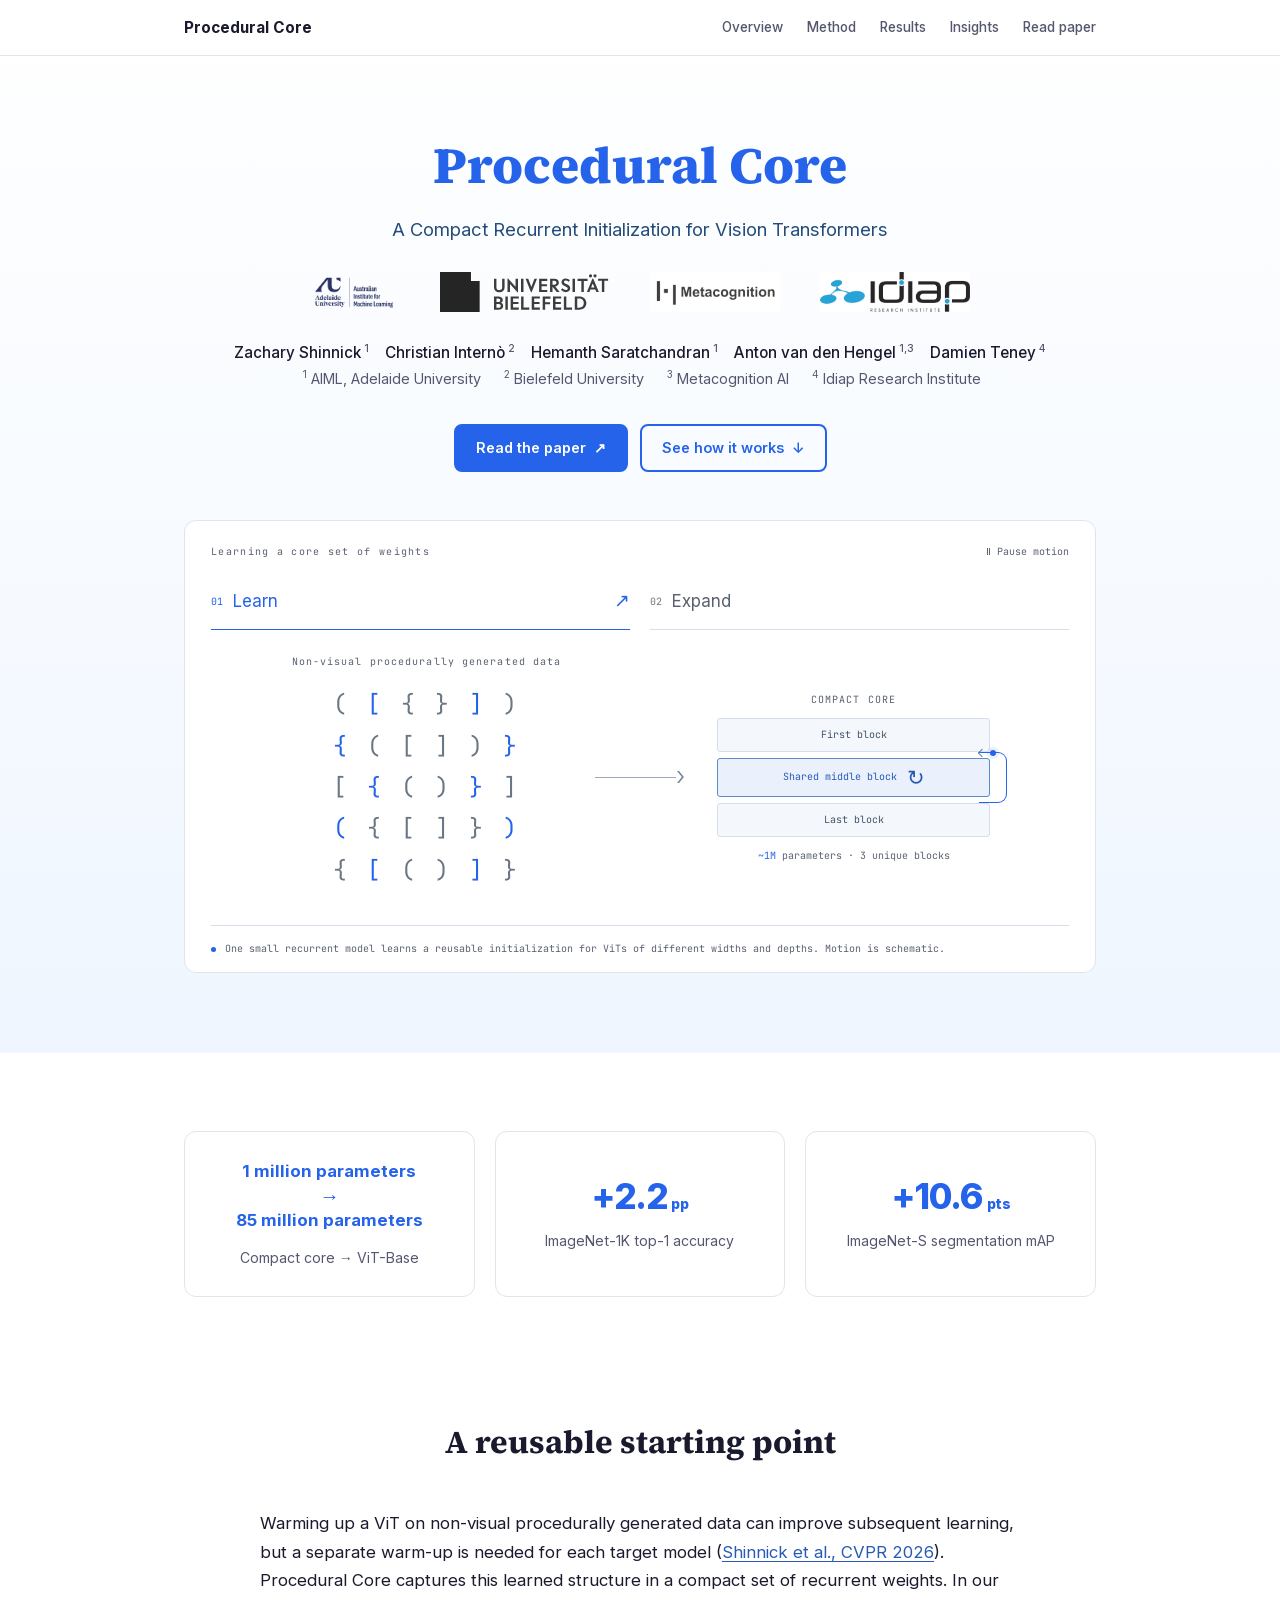
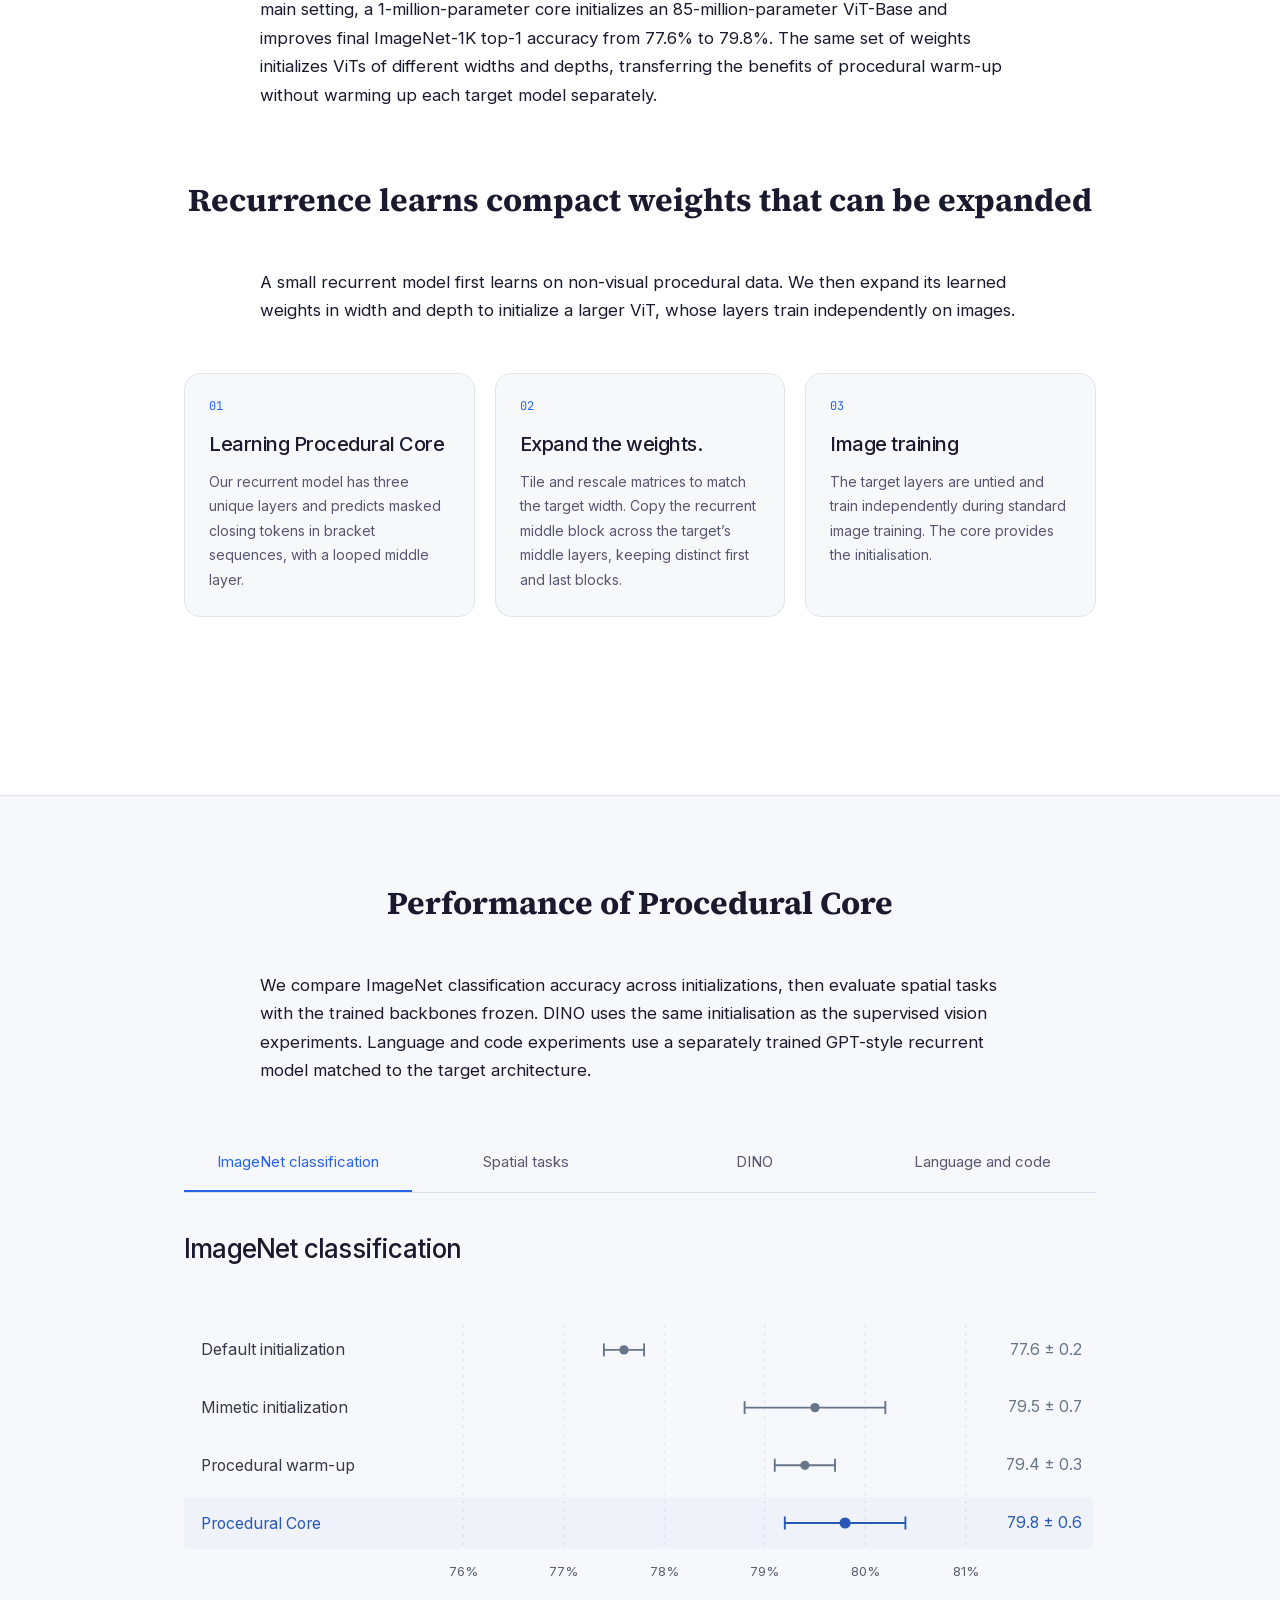
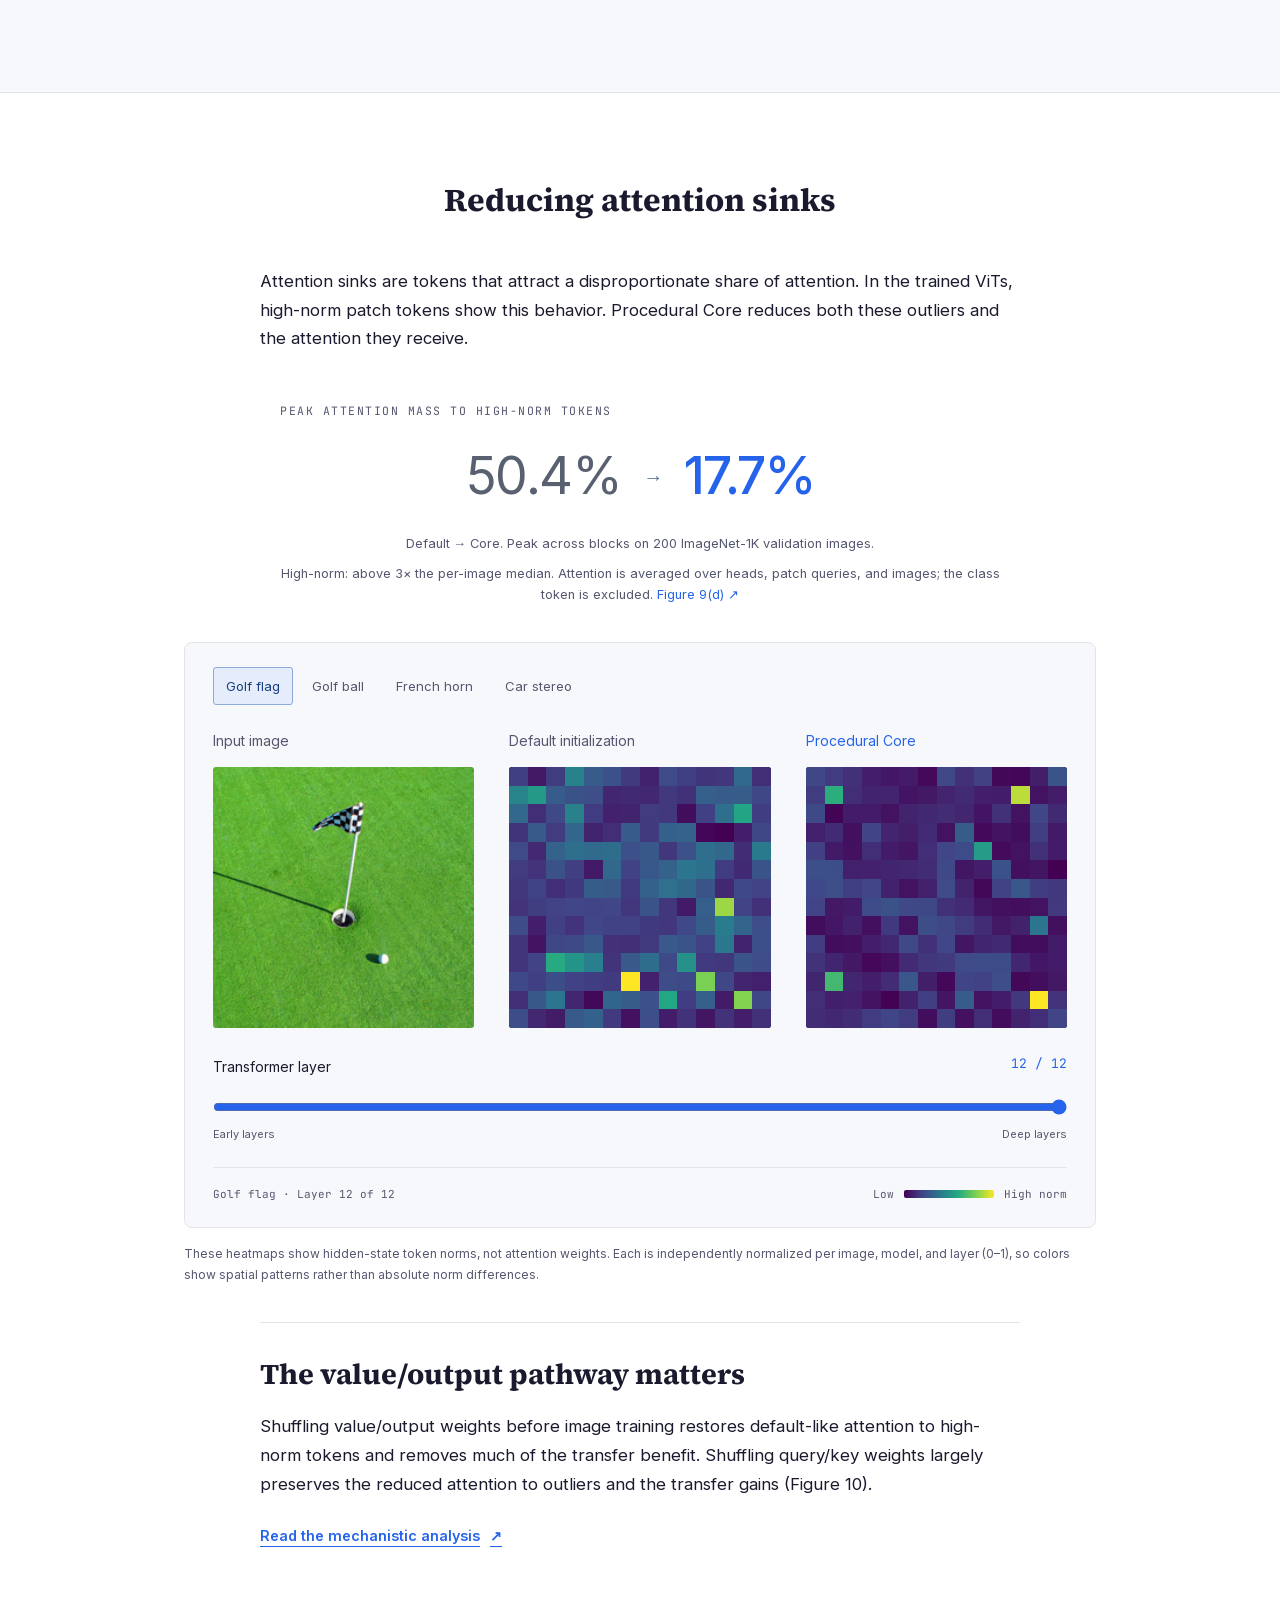
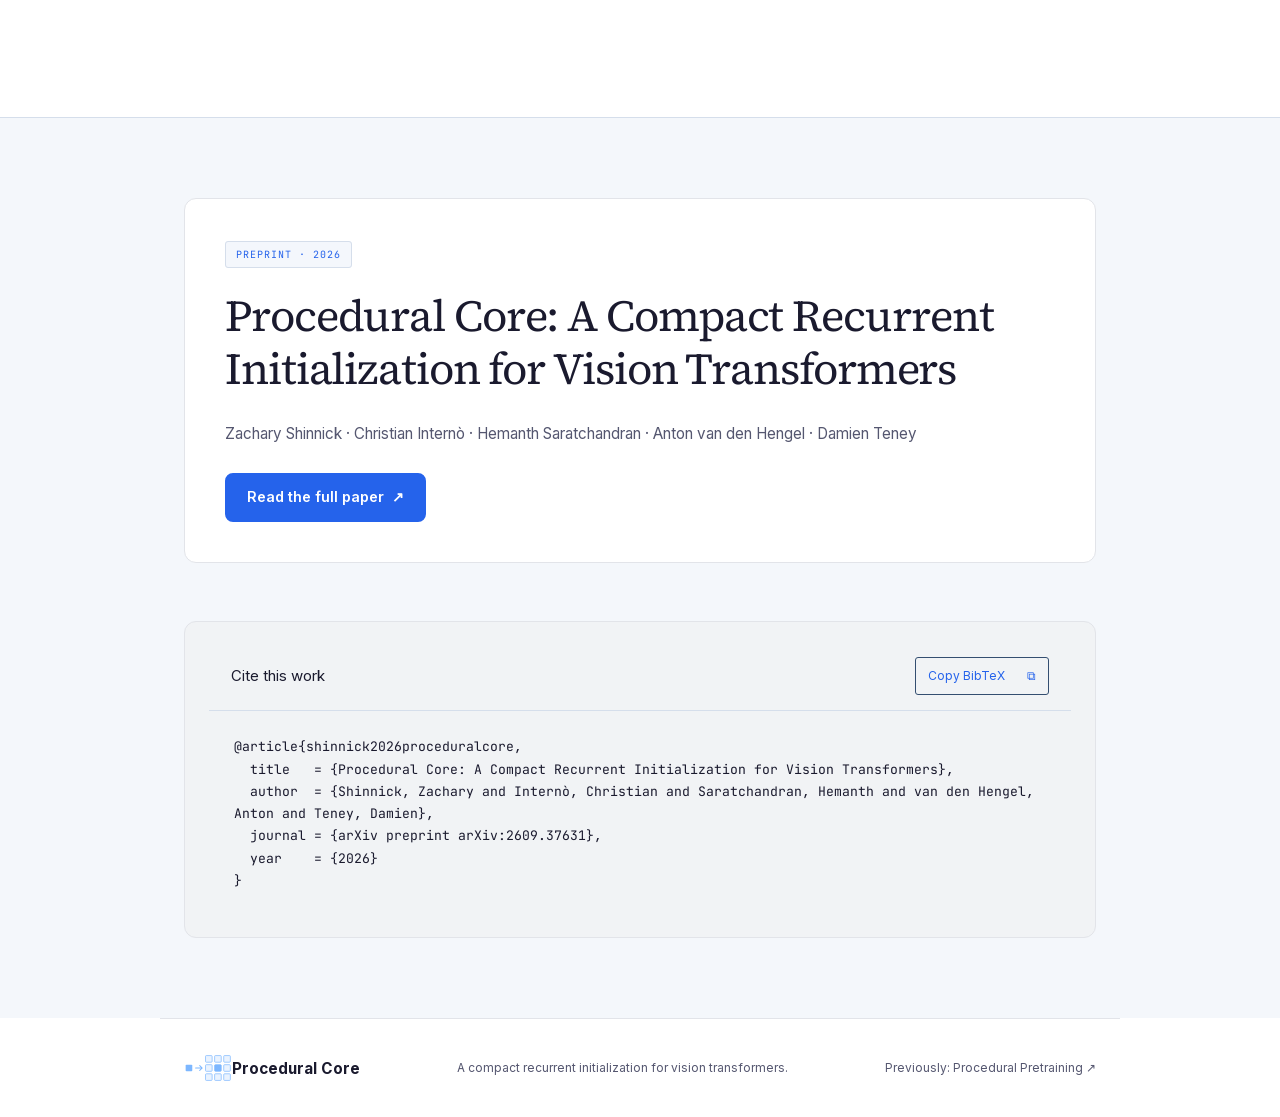
<file: index.html>
<!doctype html>
<html lang="en">
<head>
  <meta charset="utf-8"><meta name="viewport" content="width=device-width, initial-scale=1">
  <title>Procedural Core: A Compact Recurrent Initialization for Vision Transformers</title>
  <meta name="description" content="A ~1M-parameter recurrent core trained on abstract data initializes an 85M-parameter ViT-Base, improving ImageNet-1K top-1 accuracy by 2.2 percentage points under the evaluated 300-epoch recipe.">
  <meta name="theme-color" content="#ffffff">
  <meta property="og:title" content="Procedural Core: A Compact Recurrent Initialization for Vision Transformers"><meta property="og:description" content="A compact recurrent initialization for vision transformers. A ~1M-parameter core initializes an 85M-parameter ViT-Base."><meta property="og:type" content="website"><meta property="og:url" content="https://zlshinnick.github.io/procedural-core/">
  <meta name="twitter:card" content="summary"><meta name="twitter:title" content="Procedural Core"><meta name="twitter:description" content="Learn a compact recurrent initialization from abstract data, then expand its weights for larger vision transformers.">
  <link rel="canonical" href="https://zlshinnick.github.io/procedural-core/">
  <link rel="icon" type="image/svg+xml" href="assets/favicon.svg">
  <link rel="stylesheet" href="fonts.css"><link rel="stylesheet" href="styles.css?v=spatial-card-fix"><link rel="stylesheet" href="hero.css?v=core-labels">
  <link rel="stylesheet" href="academic.css">
  <link rel="stylesheet" href="reference-theme.css?v=overview-gap-mechanism">
<meta name="citation_title" content="Procedural Core: A Compact Recurrent Initialization for Vision Transformers">
<meta name="citation_pdf_url" content="https://arxiv.org/pdf/2609.37631">
</head>
<body>
  <a class="skip-link" href="#main">Skip to content</a>
  <header class="header"><div class="header-inner"><a class="wordmark" href="#"><img class="brand-icon" src="assets/logo.svg" width="48" height="30" alt=""> Procedural Core</a><button aria-label="Toggle navigation" class="nav-toggle" aria-expanded="false" aria-controls="core-navigation"><span></span><span></span><span></span></button><nav id="core-navigation" aria-label="Main navigation"><a href="#overview">Overview</a><a href="#method">Method</a><a href="#results">Results</a><a href="#insights">Insights</a><a href="https://arxiv.org/pdf/2609.37631" class="nav-paper">Read paper <span aria-hidden="true">↗</span></a></nav></div></header>
  <main id="main">
  <section class="hero container" aria-labelledby="hero-title">
    <div class="eyebrow"><span class="tag">ARXIV PREPRINT</span><span>2026</span></div>
    <h1 id="hero-title">Procedural Core</h1><p class="paper-subtitle">A Compact Recurrent Initialization for Vision Transformers</p>
    <div class="institution-row" aria-label="Research institutions"><img class="adelaide" src="assets/logo-adelaide-aiml.png" alt="Adelaide University and Australian Institute for Machine Learning"><img src="assets/logo-bielefeld.svg" alt="Bielefeld University"><img src="assets/logo-metacognition.png" alt="Metacognition AI"><img src="assets/logo-idiap.png" alt="Idiap Research Institute"></div>
<div class="authors"><p><span class="author">Zachary Shinnick<sup>1</sup></span> <span class="author">Christian Internò<sup>2</sup></span> <span class="author">Hemanth Saratchandran<sup>1</sup></span> <span class="author">Anton van den Hengel<sup>1,3</sup></span> <span class="author">Damien Teney<sup>4</sup></span></p><div><span><sup>1</sup> AIML, Adelaide University</span><span><sup>2</sup> Bielefeld University</span><span><sup>3</sup> Metacognition AI</span><span><sup>4</sup> Idiap Research Institute</span></div></div>
    <div class="hero-copy"><h2>A compact, reusable initialization.</h2></div>
    <div class="hero-actions"><a class="button primary" href="https://arxiv.org/pdf/2609.37631">Read the paper <span aria-hidden="true">↗</span></a><a class="button secondary" href="#method">See how it works <span aria-hidden="true">↓</span></a></div>
<div class="hx-explorer" id="hero-explorer" aria-label="Explore how Procedural Core works">
  <div class="hx-topline"><p class="hx-kicker">Learning a core set of weights</p><button class="hx-motion" type="button" hidden><span aria-hidden="true">Ⅱ</span> Pause motion</button></div>
  <div class="hx-tabs" role="tablist" aria-label="Explore learning and expansion" hidden>
    <button id="hx-tab-learn" type="button" role="tab" aria-selected="true" aria-controls="hx-panel-learn" data-hx-stage="learn"><span>01</span> Learn <i aria-hidden="true">↗</i></button>
    <button id="hx-tab-expand" type="button" role="tab" aria-selected="false" aria-controls="hx-panel-expand" tabindex="-1" data-hx-stage="expand"><span>02</span> Expand <i aria-hidden="true">↗</i></button>
  </div>

  <div class="hx-panel" id="hx-panel-learn" role="tabpanel" aria-labelledby="hx-tab-learn" tabindex="0">
    <div class="hx-learn-scene">
      <div class="hx-source">
        <span class="hx-overline">Non-visual procedurally generated data</span>
        <div class="hx-tokens" aria-label="Abstract nested tokens"><div>( <b>[</b> { } <b>]</b> )</div><div><b>{</b> ( [ ] ) <b>}</b></div><div>[ <b>{</b> ( ) <b>}</b> ]</div><div><b>(</b> { [ ] } <b>)</b></div><div>{ <b>[</b> ( ) <b>]</b> }</div></div>

      </div>
      <div class="hx-flow" aria-hidden="true"><span></span><b>›</b><i>[ ]</i><i>{ }</i><i>( )</i><i>[ ]</i></div>
      <div class="hx-core">
        <span class="hx-overline">COMPACT CORE</span>
        <div class="hx-core-block">First block</div>
        <div class="hx-recurrent"><div class="hx-core-block hx-middle">Shared middle block <span class="hx-loop" aria-hidden="true">↻</span></div><span class="hx-loop-path" aria-hidden="true"></span></div>
        <div class="hx-core-block">Last block</div>
        <span class="hx-caption"><strong>~1M</strong> parameters · 3 unique blocks</span>
      </div>
    </div>
    <div class="hx-panel-foot"><span class="hx-status-dot" aria-hidden="true"></span><p>One small recurrent model learns a reusable initialization for ViTs of different widths and depths. Motion is schematic.</p></div>
  </div>

  <div class="hx-panel" id="hx-panel-expand" role="tabpanel" aria-labelledby="hx-tab-expand" tabindex="0" hidden>
    <div class="hx-expand-scene">
      <div class="hx-width-demo">
        <div class="hx-control-heading"><div><span class="hx-overline">MAKE IT WIDER</span><h3>Tile the weights.</h3></div><fieldset class="hx-choice"><legend class="hx-sr-only">Illustrative width multiplier</legend><label><input type="radio" name="hx-width" value="1"><span>1×</span></label><label><input type="radio" name="hx-width" value="2" checked><span>2×</span></label><label><input type="radio" name="hx-width" value="4"><span>4×</span></label></fieldset></div>
        <div class="hx-matrix-demo" aria-hidden="true"><div class="hx-matrix-source"><div class="hx-matrix"><i></i><i></i><i></i><i></i><i></i><i></i><i></i><i></i><i></i></div><span>CORE</span></div><div class="hx-static-arrow">→</div><div class="hx-matrix-target"><div class="hx-tiles" data-hx-tiles style="--hx-multiplier:2"></div><span>TILE + RESCALE</span></div></div>
        <p class="hx-small-note">Tile each matrix across both dimensions, then rescale to preserve its Frobenius norm.</p>
      </div>
      <div class="hx-depth-demo">
        <div class="hx-control-heading"><div><span class="hx-overline">MAKE IT DEEPER</span><h3>Unroll the middle.</h3></div><label class="hx-depth-select"><span class="hx-sr-only">Illustrative target depth</span><select data-hx-depth><option value="6">6 blocks</option><option value="12" selected>12 blocks</option><option value="24">24 blocks</option></select><span aria-hidden="true">⌄</span></label></div>
        <div class="hx-unroll-guide" aria-hidden="true"><span>↻</span> SHARED MIDDLE <b>→</b> INDEPENDENT COPIES</div>
        <div class="hx-depth-model" aria-hidden="true"><div class="hx-depth-bookend"><i></i><span>First</span></div><div class="hx-depth-middle"><div class="hx-depth-copies" data-hx-copies></div><span data-hx-middle-label>Middle × 10</span></div><div class="hx-depth-bookend"><i></i><span>Last</span></div></div>
        <p class="hx-small-note">Retain the first and last blocks. Initialize each middle layer with a separate copy of the shared weights.</p>
      </div>
    </div>
    <div class="hx-panel-foot hx-expand-foot"><p id="hx-expand-status" role="status" aria-live="polite" aria-atomic="true">2× width · 12 target blocks · 10 middle copies</p><span>Illustrative matrices and configurations</span></div>
  </div>

  <noscript><p class="hx-no-script">Enable JavaScript to explore learning, width, and depth. The complete method is explained below.</p></noscript>
</div>


  </section>
  <section class="metrics container" aria-label="Key paper results"><div><strong class="parameter-comparison"><span class="parameter-size">1 million parameters</span> <span class="parameter-arrow">→</span> <span class="parameter-size">85 million parameters</span></strong><p>Compact core → ViT-Base</p></div><div><strong>+2.2<span>pp</span></strong><p>ImageNet-1K top-1 accuracy</p></div><div><strong>+10.6<span>pts</span></strong><p>ImageNet-S segmentation mAP</p></div></section>
  <section class="section container" id="overview"><div class="abstract-copy"><h2>A reusable starting point</h2><p>Warming up a ViT on non-visual procedurally generated data can improve subsequent learning, but a separate warm-up is needed for each target model (<a href="https://arxiv.org/abs/2511.13945" title="Can You Learn to See Without Images? Procedural Warm-Up for Vision Transformers">Shinnick et al., CVPR 2026</a>). Procedural Core captures this learned structure in a compact set of recurrent weights. In our main setting, a 1-million-parameter core initializes an 85-million-parameter ViT-Base and improves final ImageNet-1K top-1 accuracy from 77.6% to 79.8%. The same set of weights initializes ViTs of different widths and depths, transferring the benefits of procedural warm-up without warming up each target model separately.</p></div></section>
  <section id="method" class="section container">
    <div class="section-heading"><div><p class="eyebrow section-number">01 / THE IDEA</p><h2>Recurrence learns compact weights <span>that can be expanded</span></h2></div><p>A small recurrent model first learns on non-visual procedural data. We then expand its learned weights in width and depth to initialize a larger ViT, whose layers train independently on images.</p></div>

    <div class="steps"><article><span>01</span><h3>Learning Procedural Core</h3><p>Our recurrent model has three unique layers and predicts masked closing tokens in bracket sequences, with a looped middle layer.</p></article><article><span>02</span><h3>Expand the weights.</h3><p>Tile and rescale matrices to match the target width. Copy the recurrent middle block across the target’s middle layers, keeping distinct first and last blocks.</p></article><article><span>03</span><h3>Image training</h3><p>The target layers are untied and train independently during standard image training. The core provides the initialisation.</p></article></div>
  </section>
  <section id="results" class="section results-section">
  <div class="container"><div class="section-heading"><div><p class="eyebrow section-number">02 / THE EVIDENCE</p><h2>Performance of Procedural Core</h2></div><p>We compare ImageNet classification accuracy across initializations, then evaluate spatial tasks with the trained backbones frozen. DINO uses the same initialisation as the supervised vision experiments. Language and code experiments use a separately trained GPT-style recurrent model matched to the target architecture.</p></div>
    <div class="tabs" role="tablist" aria-label="Research results"><button id="tab-imagenet" role="tab" aria-selected="true" aria-controls="panel-imagenet" data-tab="imagenet">ImageNet classification</button><button id="tab-spatial" role="tab" aria-selected="false" aria-controls="panel-spatial" tabindex="-1" data-tab="spatial">Spatial tasks</button><button id="tab-dino" role="tab" aria-selected="false" aria-controls="panel-dino" tabindex="-1" data-tab="dino">DINO</button><button id="tab-language" role="tab" aria-selected="false" aria-controls="panel-language" tabindex="-1" data-tab="language">Language and code</button></div>
    <div class="result-panel" id="panel-imagenet" role="tabpanel" aria-labelledby="tab-imagenet" tabindex="0">
      <div class="result-intro"><div><h3>ImageNet classification</h3></div></div>
      <div class="chart-wrap"><svg id="imagenet-chart" viewBox="0 0 980 340" role="img" aria-labelledby="chart-title chart-desc"><title id="chart-title">ImageNet top-1 accuracy by initialization</title><desc id="chart-desc">Default 77.6 plus or minus 0.2; Mimetic 79.5 plus or minus 0.7; Procedural warm-up 79.4 plus or minus 0.3; Procedural Core 79.8 plus or minus 0.6 percent. Mean and standard deviation over three seeds.</desc></svg></div>
    </div>
    <div class="result-panel" id="panel-spatial" role="tabpanel" aria-labelledby="tab-spatial" tabindex="0" hidden>
      <div class="result-intro"><div><h3>Spatial evaluation with frozen backbones.</h3></div></div>
      <div class="spatial-grid comparison-grid"><article><div class="eyebrow">ADE20K</div><h4>Semantic segmentation</h4><p class="mini-chart-metric">mIoU · higher is better</p><div class="mini-comparison" role="img" aria-label="ADE20K, mIoU · higher is better. Random initialization 26.6; Procedural Core 28.8."><div class="mini-chart-row"><div class="mini-chart-label"><span>Random initialization</span><strong>26.6</strong></div><div class="mini-bar-track"><span class="mini-bar random" data-value="26.6" data-max="100" style="width:26.600000%"></span></div></div><div class="mini-chart-row"><div class="mini-chart-label"><span>Procedural Core</span><strong>28.8</strong></div><div class="mini-bar-track"><span class="mini-bar core" data-value="28.8" data-max="100" style="width:28.800000%"></span></div></div><div class="mini-chart-axis" aria-hidden="true"><span>0</span><span>50</span><span>100</span></div></div><div class="gain">+2.2 points</div></article><article><div class="eyebrow">ImageNet-S</div><h4>Zero-shot segmentation</h4><p class="mini-chart-metric">mAP · higher is better</p><div class="mini-comparison" role="img" aria-label="ImageNet-S, mAP · higher is better. Random initialization 32.3; Procedural Core 42.9."><div class="mini-chart-row"><div class="mini-chart-label"><span>Random initialization</span><strong>32.3</strong></div><div class="mini-bar-track"><span class="mini-bar random" data-value="32.3" data-max="100" style="width:32.300000%"></span></div></div><div class="mini-chart-row"><div class="mini-chart-label"><span>Procedural Core</span><strong>42.9</strong></div><div class="mini-bar-track"><span class="mini-bar core" data-value="42.9" data-max="100" style="width:42.900000%"></span></div></div><div class="mini-chart-axis" aria-hidden="true"><span>0</span><span>50</span><span>100</span></div></div><div class="gain">+10.6 points</div></article><article><div class="eyebrow">VOC07</div><h4>Object localization</h4><p class="mini-chart-metric">CorLoc · higher is better</p><div class="mini-comparison" role="img" aria-label="VOC07, CorLoc · higher is better. Random initialization 9.9; Procedural Core 18.4."><div class="mini-chart-row"><div class="mini-chart-label"><span>Random initialization</span><strong>9.9</strong></div><div class="mini-bar-track"><span class="mini-bar random" data-value="9.9" data-max="100" style="width:9.900000%"></span></div></div><div class="mini-chart-row"><div class="mini-chart-label"><span>Procedural Core</span><strong>18.4</strong></div><div class="mini-bar-track"><span class="mini-bar core" data-value="18.4" data-max="100" style="width:18.400000%"></span></div></div><div class="mini-chart-axis" aria-hidden="true"><span>0</span><span>50</span><span>100</span></div></div><div class="gain">+8.5 points</div></article><article><div class="eyebrow">NYUv2</div><h4>Depth estimation</h4><p class="mini-chart-metric">RMSE (meters) · lower is better</p><div class="mini-comparison" role="img" aria-label="NYUv2, RMSE (meters) · lower is better. Random initialization 1.104; Procedural Core 0.998."><div class="mini-chart-row"><div class="mini-chart-label"><span>Random initialization</span><strong>1.104</strong></div><div class="mini-bar-track"><span class="mini-bar random" data-value="1.104" data-max="1.2" style="width:92.000000%"></span></div></div><div class="mini-chart-row"><div class="mini-chart-label"><span>Procedural Core</span><strong>0.998</strong></div><div class="mini-bar-track"><span class="mini-bar core" data-value="0.998" data-max="1.2" style="width:83.166667%"></span></div></div><div class="mini-chart-axis" aria-hidden="true"><span>0</span><span>0.6</span><span>1.2</span></div></div><div class="gain">Lower error</div></article></div>
    </div>
    <div class="result-panel" id="panel-dino" role="tabpanel" aria-labelledby="tab-dino" tabindex="0" hidden>
      <div class="result-intro"><div><h3>DINO self-supervised learning</h3></div></div>
      <p class="result-metric">Weighted k-NN accuracy (%) · higher is better</p>
      <div class="comparison-legend"><span><i class="random"></i>Random initialization</span><span><i class="core"></i>Procedural Core</span></div>
      <div class="dino-chart" role="img" aria-label="DINO weighted k-NN accuracy on ImageNet-1K. At 100 epochs: random initialization 66.8%, Procedural Core 67.4%. At 200 epochs: 69.7% and 70.1%. At 300 epochs: 72.0% and 72.3%. Higher is better. The accuracy axis starts at zero.">
        <div class="dino-plot"><div class="dino-gridline" style="bottom:0%"><span>0</span></div><div class="dino-gridline" style="bottom:25%"><span>25</span></div><div class="dino-gridline" style="bottom:50%"><span>50</span></div><div class="dino-gridline" style="bottom:75%"><span>75</span></div><div class="dino-gridline" style="bottom:100%"><span>100</span></div><div class="dino-groups"><div class="dino-group"><div class="dino-pair"><div class="dino-bar random" data-epoch="100" data-value="66.8" style="height:66.8%"><span>66.8</span></div><div class="dino-bar core" data-epoch="100" data-value="67.4" style="height:67.4%"><span>67.4</span></div></div><span class="dino-epoch">100</span></div><div class="dino-group"><div class="dino-pair"><div class="dino-bar random" data-epoch="200" data-value="69.7" style="height:69.7%"><span>69.7</span></div><div class="dino-bar core" data-epoch="200" data-value="70.1" style="height:70.1%"><span>70.1</span></div></div><span class="dino-epoch">200</span></div><div class="dino-group"><div class="dino-pair"><div class="dino-bar random" data-epoch="300" data-value="72.0" style="height:72.0%"><span>72.0</span></div><div class="dino-bar core" data-epoch="300" data-value="72.3" style="height:72.3%"><span>72.3</span></div></div><span class="dino-epoch">300</span></div></div></div>
        <p class="dino-axis-label">Training epoch</p>
      </div>
    </div>
    <div class="result-panel" id="panel-language" role="tabpanel" aria-labelledby="tab-language" tabindex="0" hidden>
      <div class="result-intro"><div><h3>Language and code modeling</h3></div></div>
      <div class="language-grid comparison-grid"><article><p class="eyebrow">NATURAL LANGUAGE</p><h4>FineWeb-Edu</h4><p class="mini-chart-metric">Validation perplexity · lower is better</p><div class="mini-comparison" role="img" aria-label="FineWeb-Edu, validation perplexity; lower is better. Random initialization 28.8; Procedural Core 27.7. Standard deviation: random 0.4; Core 0.4. Means over three seeds."><div class="mini-chart-row"><div class="mini-chart-label"><span>Random initialization</span><strong>28.8 ± 0.4</strong></div><div class="mini-bar-track"><span class="mini-bar random" data-value="28.8" data-max="32" style="width:90.000000%"></span></div></div><div class="mini-chart-row"><div class="mini-chart-label"><span>Procedural Core</span><strong>27.7 ± 0.4</strong></div><div class="mini-bar-track"><span class="mini-bar core" data-value="27.7" data-max="32" style="width:86.562500%"></span></div></div><div class="mini-chart-axis" aria-hidden="true"><span>0</span><span>16</span><span>32</span></div></div></article><article><p class="eyebrow">CODE</p><h4>CodeParrot</h4><p class="mini-chart-metric">Validation perplexity · lower is better</p><div class="mini-comparison" role="img" aria-label="CodeParrot, validation perplexity; lower is better. Random initialization 5.7; Procedural Core 5.5. Standard deviation: random 0.03; Core 0.03. Means over three seeds."><div class="mini-chart-row"><div class="mini-chart-label"><span>Random initialization</span><strong>5.7 ± 0.03</strong></div><div class="mini-bar-track"><span class="mini-bar random" data-value="5.7" data-max="6" style="width:95.000000%"></span></div></div><div class="mini-chart-row"><div class="mini-chart-label"><span>Procedural Core</span><strong>5.5 ± 0.03</strong></div><div class="mini-bar-track"><span class="mini-bar core" data-value="5.5" data-max="6" style="width:91.666667%"></span></div></div><div class="mini-chart-axis" aria-hidden="true"><span>0</span><span>3</span><span>6</span></div></div></article></div>
    </div>

    <noscript><p class="result-note">JavaScript enables the result tabs and interactive visualizations. All results and figures are available in the <a href="https://arxiv.org/pdf/2609.37631">paper</a>; ImageNet values are included in the chart’s accessible description.</p></noscript>
  </div></section>
  <section id="insights" class="section container">
    <div class="section-heading"><div><p class="eyebrow section-number">03 / INSIDE THE MODEL</p><h2>Reducing <span>attention sinks</span></h2></div><p>Attention sinks are tokens that attract a disproportionate share of attention. In the trained ViTs, high-norm patch tokens show this behavior. Procedural Core reduces both these outliers and the attention they receive.</p></div>
    <div class="attention-result"><span class="eyebrow">PEAK ATTENTION MASS TO HIGH-NORM TOKENS</span><div class="value-pair"><span>50.4%</span><i>→</i><strong>17.7%</strong></div><p>Default → Core. Peak across blocks on 200 ImageNet-1K validation images.</p><p>High-norm: above 3× the per-image median. Attention is averaged over heads, patch queries, and images; the class token is excluded. <a href="https://arxiv.org/html/2609.37631v1#S5.F9">Figure 9(d) ↗</a></p></div>
    <div class="map-explorer" id="map-explorer"><div class="explorer-toolbar"><div class="stimulus-options" aria-label="Select an example image"><button data-stimulus="0" aria-pressed="true">Golf flag</button><button data-stimulus="1" aria-pressed="false">Golf ball</button><button data-stimulus="2" aria-pressed="false">French horn</button><button data-stimulus="3" aria-pressed="false">Car stereo</button></div></div>
      <div class="maps"><figure><figcaption>Input image</figcaption><img id="stimulus-image" src="assets/stimuli/8.png" width="224" height="224" alt="Golf flag example used in the token-norm experiment" loading="lazy"></figure><figure><figcaption>Default initialization</figcaption><canvas id="baseline-map" width="280" height="280" role="img" aria-label="Normalized token norms for default initialization at layer 12"></canvas></figure><figure><figcaption><span class="accent">Procedural Core</span></figcaption><canvas id="core-map" width="280" height="280" role="img" aria-label="Normalized token norms for Procedural Core at layer 12"></canvas></figure></div>
      <div class="layer-control"><label for="layer-slider">Transformer layer <output id="layer-output" for="layer-slider">12 / 12</output></label><input id="layer-slider" type="range" min="1" max="12" step="1" value="12" aria-describedby="map-note"><div class="range-labels"><span>Early layers</span><span>Deep layers</span></div></div>
      <div class="map-bottom"><p id="map-status" role="status">Golf flag · Layer 12 of 12</p><div class="color-legend"><span>Low</span><span class="color-scale"></span><span>High norm</span></div></div>
    </div>
    <p id="map-note" class="figure-note">These heatmaps show hidden-state token norms, not attention weights. Each is independently normalized per image, model, and layer (0–1), so colors show spatial patterns rather than absolute norm differences.</p>
    <div class="insight-summary"><div><h3 id="value-output-heading">The value/output pathway matters</h3><p>Shuffling value/output weights before image training restores default-like attention to high-norm tokens and removes much of the transfer benefit. Shuffling query/key weights largely preserves the reduced attention to outliers and the transfer gains (Figure 10).</p><a class="text-link mechanism-link" href="https://arxiv.org/html/2609.37631v1#S5.SS3">Read the mechanistic analysis <span aria-hidden="true">↗</span></a></div></div>
  </section>
  <section id="paper" class="section resources-section"><div class="container"><p class="eyebrow section-number">04 / KEEP EXPLORING</p><div class="paper-card"><div><span class="tag">PREPRINT · 2026</span><h2>Procedural Core: A Compact Recurrent Initialization for Vision Transformers</h2><p class="paper-authors">Zachary Shinnick · Christian Internò · Hemanth Saratchandran · Anton van den Hengel · Damien Teney</p><a class="button primary" href="https://arxiv.org/pdf/2609.37631">Read the full paper <span aria-hidden="true">↗</span></a></div></div><div class="citation"><div class="citation-heading"><h3>Cite this work</h3><button id="copy-citation" aria-describedby="copy-status">Copy BibTeX <span aria-hidden="true">⧉</span></button></div><pre><code id="bibtex">@article{shinnick2026proceduralcore,
  title   = {Procedural Core: A Compact Recurrent Initialization for Vision Transformers},
  author  = {Shinnick, Zachary and Internò, Christian and Saratchandran, Hemanth and van den Hengel, Anton and Teney, Damien},
  journal = {arXiv preprint arXiv:2609.37631},
  year    = {2026}
}</code></pre><span id="copy-status" role="status"></span></div></div></section>
  </main>
  <footer class="container footer"><a class="wordmark" href="#"><img class="brand-icon" src="assets/logo.svg" width="48" height="30" alt="">Procedural Core</a><p>A compact recurrent initialization for vision transformers.</p><a href="https://zlshinnick.github.io/procedural-pretraining-page/">Previously: Procedural Pretraining ↗</a></footer>
<script src="app.js" defer></script><script src="hero.js" defer></script>
</body></html>
</file>
<file: fonts.css>
@font-face {
  font-family: 'DM Sans';
  font-style: normal;
  font-weight: 400;
  font-display: swap;
  src: url(assets/font-0.ttf) format('truetype');
}
@font-face {
  font-family: 'DM Sans';
  font-style: normal;
  font-weight: 500;
  font-display: swap;
  src: url(assets/font-1.ttf) format('truetype');
}
@font-face {
  font-family: 'DM Sans';
  font-style: normal;
  font-weight: 600;
  font-display: swap;
  src: url(assets/font-2.ttf) format('truetype');
}
@font-face {
  font-family: 'DM Sans';
  font-style: normal;
  font-weight: 700;
  font-display: swap;
  src: url(assets/font-3.ttf) format('truetype');
}
@font-face {
  font-family: 'IBM Plex Mono';
  font-style: normal;
  font-weight: 400;
  font-display: swap;
  src: url(assets/font-4.ttf) format('truetype');
}
@font-face {
  font-family: 'IBM Plex Mono';
  font-style: normal;
  font-weight: 500;
  font-display: swap;
  src: url(assets/font-5.ttf) format('truetype');
}
</file>
<file: styles.css>
:root{--bg:#ffffff;--surface:#f7f8fb;--surface2:#edf2fa;--line:#dce2eb;--text:#202232;--muted:#596170;--accent:#285ab5;--mono:'IBM Plex Mono',monospace;--sans:'DM Sans',sans-serif;color-scheme:light}
*{box-sizing:border-box}html{scroll-behavior:smooth;scroll-padding-top:95px}body{margin:0;background:var(--bg);color:var(--text);font:400 17px/1.65 var(--sans);-webkit-font-smoothing:antialiased}::selection{background:var(--accent);color:var(--bg)}a{color:inherit;text-decoration:none}button,input{font:inherit}button,a{-webkit-tap-highlight-color:transparent}a:focus-visible,button:focus-visible,summary:focus-visible{outline:2px solid var(--accent);outline-offset:6px}button{cursor:pointer}.container{width:min(1200px,calc(100% - 80px));margin-inline:auto}.header{height:86px;display:flex;align-items:center;justify-content:space-between;gap:24px;padding:0 40px;border-bottom:1px solid var(--line);max-width:1600px;margin:auto}.wordmark{font-weight:600;letter-spacing:-.5px;display:flex;align-items:center;gap:10px;font-size:19px}.brand-icon{width:48px;height:30px;display:block;flex:none}.header nav{display:flex;align-items:center;gap:30px;font-size:14px}.header nav a{color:var(--muted)}.header nav a:hover{color:var(--accent)}.nav-paper{border-left:1px solid var(--line);padding-left:28px}.skip-link{position:fixed;left:20px;top:-100px;z-index:20;background:var(--accent);color:#ffffff;padding:12px}.skip-link:focus{top:15px}.hero{padding-top:58px}.eyebrow{font:12px/1.5 var(--mono);letter-spacing:1.5px;color:var(--muted);display:flex;gap:18px;align-items:center}.tag{border:1px solid #304964;color:var(--accent);padding:6px 10px;border-radius:3px}h1,h2,h3,p{margin:0}h1{font-size:clamp(66px,9.5vw,138px);line-height:1.07;letter-spacing:-.075em;font-weight:500;margin:26px 0 36px}h1 span{color:var(--accent)}.hero-copy{display:grid;grid-template-columns:1fr 1fr;gap:70px;max-width:1060px}.hero-copy h2{font-size:clamp(27px,3.1vw,42px);font-weight:450;line-height:1.18;letter-spacing:-1.5px}.hero-copy p{font-size:18px;color:var(--muted);max-width:475px;padding-top:4px}.hero-actions{display:flex;gap:12px;margin-top:30px}.button{display:inline-flex;align-items:center;gap:34px;border:1px solid var(--line);padding:13px 22px;border-radius:5px;font-size:15px;font-weight:500;transition:background .2s,transform .2s}.button:hover{transform:translateY(-2px)}.primary{color:var(--bg);background:var(--accent);border-color:var(--accent)}.primary:hover{background:#193e80}.secondary{background:transparent}.secondary:hover{background:var(--surface2)}.hero-visual{margin-top:48px;padding:22px 28px 0;border:1px solid var(--line);border-radius:9px;background:linear-gradient(115deg,#12171b 0%,#ffffff 40%,#101722 100%);overflow:hidden}.diagram-label,.diagram-caption,.diagram-footer{font:12px/1.5 var(--mono);letter-spacing:1px;color:var(--muted)}.diagram-label{display:flex;justify-content:space-between;gap:16px}.diagram-label span:first-child{color:#d2deee}.diagram-grid{display:grid;grid-template-columns:1fr 60px 1.2fr 60px 1.15fr;align-items:center;gap:22px;padding:38px 18px 27px}.tokens{font:clamp(19px,2.8vw,32px)/1.8 var(--mono);letter-spacing:6px;color:#74869e;white-space:nowrap}.tokens span{color:var(--accent)}.diagram-caption{margin-top:20px;display:block;letter-spacing:.3px;text-align:center;font-size:11px}.diagram-caption strong{font:500 22px var(--sans);color:var(--text);letter-spacing:-.6px;margin-right:7px}.token-stage .diagram-caption{text-align:left}.diagram-connector{color:#627f9e;display:flex;align-items:center;font-size:23px}.diagram-connector span{height:1px;background:#415f80;flex:1}.core-stack{display:flex;flex-direction:column;gap:7px;font:12px var(--mono);text-align:center}.core-stack>div{padding:11px;border:1px solid #354f6b;background:#141d29;border-radius:3px;color:#a9bfd9}.core-stack .shared{color:var(--accent);border-color:#6da5ec;background:#192b43;box-shadow:0 0 35px #285ab50c}.shared span{margin-left:12px}.target-stack{height:145px;display:grid;grid-template-columns:repeat(3,1fr);grid-template-rows:repeat(4,1fr);gap:6px;transform:skewY(-5deg);margin:0 10px}.target-stack i{border:1px solid #5c85b8;border-radius:2px;background:linear-gradient(140deg,#285ab524,#285ab509)}.target-stack i:nth-child(3n+2){background:#285ab527}.diagram-footer{display:flex;justify-content:space-between;padding:14px 0;border-top:1px solid var(--line);letter-spacing:0;font-size:11px}.authors{text-align:center;padding:34px 0 48px;font-size:14px}.authors p{color:#353b49}.authors p>span{color:#606d7f;margin:0 8px}.authors sup{font-size:9px;margin-left:3px;color:var(--muted)}.authors>div{display:flex;justify-content:center;flex-wrap:wrap;gap:8px 20px;color:var(--muted);margin-top:8px;font-size:12px}.metrics{display:grid;grid-template-columns:repeat(3,1fr);border-top:1px solid var(--line);border-bottom:1px solid var(--line);padding:38px 0}.metrics>div{padding:0 32px;border-right:1px solid var(--line)}.metrics>div:first-child{padding-left:0}.metrics>div:last-child{border:0}.metrics strong{font-size:46px;line-height:1.3;font-weight:500;letter-spacing:-2px}.metrics strong span{font-size:19px;color:var(--accent);letter-spacing:-.3px;margin-left:4px}.metrics p{color:var(--muted);font-size:14px;margin-top:8px}.footer{display:flex;justify-content:space-between;align-items:center;flex-wrap:wrap;gap:20px;padding-top:34px;padding-bottom:34px;border-top:1px solid var(--line);margin-top:100px}.footer p{font-size:12px;color:var(--muted)}.footer>a:last-child{font-size:12px;color:var(--muted)}.footer>a:last-child:hover{color:var(--accent)}
.section{padding-top:108px;padding-bottom:10px}.section-heading{display:grid;grid-template-columns:1.1fr 1fr;gap:70px;align-items:end;margin-bottom:44px}.section-number{color:var(--accent);margin-bottom:20px;letter-spacing:1.4px}.section-heading h2{font-size:clamp(34px,4.2vw,54px);font-weight:450;letter-spacing:-2px;line-height:1.13}.section-heading h2 span{color:#596170}.section-heading>p{color:var(--muted);font-size:17px;max-width:450px}.steps{display:grid;grid-template-columns:repeat(3,1fr);gap:38px;margin-top:38px}.steps article>span{font:12px var(--mono);color:var(--accent)}.steps h3{font-size:21px;letter-spacing:-.5px;font-weight:500;margin:12px 0}.steps p{font-size:15px;color:var(--muted)}.quiet-note{font-size:12px;color:var(--muted);margin-top:28px;padding-top:17px;border-top:1px solid var(--line)}.results-section{background:#f7f8fb;margin-top:98px;padding-top:80px;padding-bottom:62px;border-block:1px solid var(--line)}.tabs{display:flex;gap:8px;border-bottom:1px solid #d5deeb;margin-bottom:0}.tabs button{padding:15px 25px;color:var(--muted);background:none;border:0;border-bottom:2px solid transparent;font-size:15px}.tabs button[aria-selected=true]{color:var(--accent);border-bottom-color:var(--accent)}.tabs button:hover{color:var(--text)}[hidden]{display:none!important}.result-panel{padding:34px 0 0}.result-intro{display:flex;justify-content:space-between;align-items:center;gap:24px;margin-bottom:18px}.result-intro h3{font-size:26px;font-weight:500;letter-spacing:-.8px}.result-intro p{font-size:14px;color:var(--muted);margin-top:5px}.result-callout{color:var(--accent);font-size:42px;letter-spacing:-2px;display:flex;gap:15px;align-items:center}.result-callout span{font-size:12px;line-height:1.5;letter-spacing:0;color:var(--muted)}.result-chip{font:11px/1.5 var(--mono);color:var(--muted);letter-spacing:.5px;white-space:nowrap}.chart-wrap{margin-top:24px;overflow-x:auto}#imagenet-chart{display:block;width:100%;min-width:560px;height:auto}#imagenet-chart text{font-family:var(--sans)}.chart-footnote{display:flex;justify-content:space-between;gap:20px;font-size:12px;color:var(--muted);padding-top:10px}.chart-footnote a{white-space:nowrap}.chart-footnote a:hover{color:var(--accent)}.data-details{margin-top:22px;border-block:1px solid var(--line);font-size:14px}.data-details summary{padding:15px 0;cursor:pointer}.table-scroll{overflow-x:auto}table{width:100%;border-collapse:collapse;font-size:14px;white-space:nowrap}caption{text-align:left;color:var(--muted);padding:10px 0}th,td{text-align:left;padding:12px 16px;border-bottom:1px solid var(--line)}th{font-weight:500}thead th{color:var(--muted);font-size:12px}tbody th{padding-left:0}.highlight-row{color:var(--accent)}.scope-note{font-size:13px;line-height:1.8;color:var(--muted);margin-top:24px;padding-left:18px;border-left:2px solid #46698f}.scope-note strong{color:var(--text);font-weight:500}.secondary-result{display:flex;align-items:center;gap:22px;margin-top:36px;padding-top:24px;border-top:1px solid var(--line)}.secondary-result>span{font-size:10px;max-width:110px;line-height:1.8;color:var(--accent)}.secondary-result>p{font-size:14px;flex:1;color:var(--muted)}.secondary-result strong{font-weight:400;color:var(--text)}.secondary-result>a{font-size:12px;color:var(--muted)}.spatial-grid{display:grid;grid-template-columns:repeat(4,1fr);gap:0;margin-top:35px}.spatial-grid article{border-right:1px solid var(--line);padding:12px 25px 24px}.spatial-grid article:first-child{padding-left:0}.spatial-grid article:last-child{border:0}.spatial-grid .eyebrow{font-size:11px;color:var(--accent)}h4{font-weight:500;font-size:17px;margin:12px 0 24px;line-height:1.4}.value-pair{display:flex;gap:12px;align-items:center;font-size:34px;letter-spacing:-1.5px}.value-pair>span{color:#596170}.value-pair>i{color:#5c7190;font-size:20px;font-style:normal}.value-pair strong{font-weight:500;color:var(--accent)}.spatial-grid article>p{font-size:12px;color:var(--muted);margin-top:8px}.gain{font:12px var(--mono);color:var(--accent);margin-top:20px}.language-grid{display:grid;grid-template-columns:1fr 1fr;margin:36px 0}.language-grid article{padding:10px 40px;border-right:1px solid var(--line)}.language-grid article:first-child{padding-left:0}.language-grid article:last-child{border:0}.language-grid h4{font-size:26px;margin:8px 0 20px}.language-grid .value-pair{font-size:54px;gap:25px}.language-grid article>p:last-child{font-size:12px;color:var(--muted);margin-top:18px}.map-explorer{border:1px solid var(--line);border-radius:8px;padding:24px 28px;background:#f7f8fb}.explorer-toolbar{display:flex;justify-content:space-between;align-items:center;gap:20px;padding-bottom:24px}.stimulus-options{display:flex;flex-wrap:wrap;gap:6px}.stimulus-options button{background:transparent;border:1px solid transparent;border-radius:3px;color:var(--muted);padding:7px 12px;font-size:13px}.stimulus-options button[aria-pressed=true]{color:var(--accent);border-color:#395b82;background:#162437}.stimulus-options button:hover{color:var(--text)}.maps{display:grid;grid-template-columns:repeat(3,1fr);gap:35px;max-width:940px;margin:auto}.maps figure{margin:0;min-width:0}.maps figcaption{font-size:14px;margin-bottom:14px;color:var(--muted)}.maps img,.maps canvas{width:100%;height:auto;aspect-ratio:1;display:block;border-radius:3px;object-fit:cover;background:#15191c}.maps canvas{image-rendering:pixelated}.accent{color:var(--accent)}.layer-control{max-width:940px;margin:27px auto 0}.layer-control label{display:flex;justify-content:space-between;font-size:14px}.layer-control output{color:var(--accent);font:13px var(--mono)}input[type=range]{width:100%;margin:18px 0 5px;accent-color:var(--accent);cursor:pointer;height:20px}.range-labels{display:flex;justify-content:space-between;font-size:11px;color:var(--muted)}.map-bottom{display:flex;justify-content:space-between;gap:20px;font:11px/1.5 var(--mono);color:var(--muted);border-top:1px solid var(--line);padding-top:18px;margin-top:23px}.color-legend{display:flex;align-items:center;gap:10px}.color-scale{display:inline-block;width:90px;height:8px;border-radius:2px;background:linear-gradient(90deg,#440154,#414487,#2a788e,#22a884,#7ad151,#fde725)}.figure-note{font-size:12px;color:var(--muted);margin-top:15px;line-height:1.8;max-width:970px}.insight-summary{display:grid;grid-template-columns:1fr 1.1fr;gap:90px;margin-top:54px;padding-top:40px;border-top:1px solid var(--line)}.insight-summary .eyebrow{font-size:10px;letter-spacing:.5px}.insight-summary .value-pair{font-size:52px;margin:14px 0;gap:23px}.insight-summary h3{font-size:24px;letter-spacing:-.5px;font-weight:500;margin-bottom:12px}.insight-summary p{font-size:15px;color:var(--muted)}.insight-summary>div:first-child p{font-size:12px}.text-link{display:inline-block;color:var(--accent);font-size:14px;margin-top:18px}.resources-section{margin-top:85px;padding-top:60px;background:#f4f7fb;border-top:1px solid #d5deeb;padding-bottom:62px}.paper-card{display:grid;grid-template-columns:1.5fr 1fr;gap:100px}.paper-card h2{font-size:clamp(25px,3.2vw,40px);font-weight:450;line-height:1.25;letter-spacing:-1.3px;margin:22px 0}.paper-card p{font-size:14px;color:var(--muted);line-height:1.9}.paper-card .button{margin-top:26px}.paper-card .tag{font-size:10px;font-family:var(--mono);letter-spacing:1px}.paper-card aside{border-left:1px solid #d5deeb;padding:12px 0 0 36px}.paper-card aside .eyebrow{font-size:11px;margin-bottom:20px}.paper-card aside>a{display:flex;justify-content:space-between;border-bottom:1px solid #d5deeb;font-size:16px;padding:15px 0}.paper-card aside>a:hover{color:var(--accent)}.paper-card aside>a span{color:var(--accent)}.release-note{margin-top:24px}.release-note strong{font-size:14px;font-weight:500}.release-note p{font-size:12px}.citation{margin-top:58px;background:#ffffff;border:1px solid #d5deeb;border-radius:5px;overflow:hidden}.citation-heading{display:flex;justify-content:space-between;align-items:center;gap:20px;padding:15px 22px;border-bottom:1px solid #d5deeb}.citation-heading h3{font-size:15px;font-weight:400}.citation button{font-size:12px;border:1px solid #344e70;padding:8px 12px;color:var(--accent);background:none;border-radius:3px;display:flex;gap:22px}.citation pre{font:12px/1.9 var(--mono);margin:0;padding:25px;overflow:auto;color:#43536b}.citation code{font:inherit}#copy-status{font-size:12px;color:var(--accent);display:block;padding:0 25px}#copy-status:not(:empty){padding-bottom:18px}.footer{margin-top:0}
@media(min-width:1500px){.hero{padding-top:72px}}
@media(max-width:900px){.container{width:calc(100% - 48px)}.header{padding:0 24px}.header nav{gap:18px}.hero-copy{gap:28px}.diagram-grid{gap:14px;padding-inline:0;grid-template-columns:1fr 25px 1.3fr 25px 1.1fr}.tokens{letter-spacing:2px}.metrics strong{font-size:35px}.metrics>div{padding:0 20px}.core-stack>div{padding:9px 6px}.shared span{display:none}.diagram-caption{font-size:9px}.diagram-caption strong{font-size:19px}}
@media(max-width:600px){.container{width:calc(100% - 36px)}.header{height:70px;padding:0 18px;gap:12px}.wordmark{font-size:15px;gap:8px}.brand-icon{width:40px;height:25px}.header nav a:not(.nav-paper){display:none}.nav-paper{padding-left:14px}.hero{padding-top:35px}h1{font-size:clamp(40px,11.6vw,70px);letter-spacing:-.065em;margin-top:23px;margin-bottom:28px}.hero-copy{grid-template-columns:1fr;gap:18px}.hero-copy h2{font-size:31px}.hero-copy p{font-size:16px;line-height:1.65}.hero-actions{gap:10px;flex-wrap:wrap;margin-top:24px}.button{padding:12px 15px;gap:19px;font-size:13px}.hero-visual{margin-top:32px;padding:16px 16px 0}.diagram-label{font-size:9px;letter-spacing:.6px}.diagram-grid{grid-template-columns:1fr 1.2fr;gap:25px 22px;padding:23px 0}.token-stage{grid-column:1/-1;display:flex;justify-content:space-between;align-items:center}.tokens{font-size:17px;line-height:1.5;letter-spacing:3px}.token-stage .diagram-caption{font-size:10px;max-width:80px;margin:0}.diagram-connector{display:none}.core-stack{font-size:10px}.core-stack>div{padding:8px}.target-stack{height:107px;margin:0;gap:5px}.diagram-caption{font-size:8px;margin-top:16px}.diagram-caption strong{font-size:16px;display:block;margin:0 0 3px}.diagram-footer{gap:15px;font-size:9px;line-height:1.6}.diagram-footer span{flex:1}.authors{padding:25px 4px 32px;font-size:13px;line-height:1.9}.authors p>span{margin:0 3px}.authors>div{font-size:11px;gap:4px 12px}.metrics{grid-template-columns:1fr;padding:0}.metrics>div,.metrics>div:first-child{padding:21px 0;border-right:0;border-bottom:1px solid var(--line);display:flex;align-items:center;gap:25px}.metrics strong{font-size:32px;min-width:145px;letter-spacing:-1.5px}.metrics strong span{font-size:14px}.metrics p{font-size:13px;margin:0}.footer{flex-direction:column;align-items:flex-start;gap:15px;margin-top:60px}}
@media(max-width:1000px){.section-heading{gap:35px}.spatial-grid{grid-template-columns:1fr 1fr;gap:30px 0}.value-pair{font-size:35px}.maps{gap:20px}.explorer-toolbar{flex-wrap:wrap;gap:15px}.explorer-toolbar .result-chip{font-size:10px}.paper-card{gap:40px}.insight-summary{gap:40px}.insight-summary .value-pair{font-size:40px}}
@media(max-width:600px){.section{padding-top:65px}.section-heading{grid-template-columns:1fr;gap:22px;margin-bottom:28px}.section-heading h2{font-size:36px;letter-spacing:-1.5px}.section-heading>p{font-size:16px}.section-number{font-size:10px;margin-bottom:16px}.steps{grid-template-columns:1fr;gap:26px;margin-top:28px}.steps article{position:relative;padding-left:35px}.steps article>span{position:absolute;left:0;top:5px}.steps h3{margin:0 0 8px;font-size:20px}.quiet-note{font-size:11px}.results-section{margin-top:58px;padding-top:50px;padding-bottom:35px}.tabs{gap:0}.tabs button{font-size:12px;padding:13px 15px}.result-intro{align-items:flex-start;flex-wrap:wrap;gap:18px}.result-intro h3{font-size:22px}.result-intro p{font-size:12px}.result-callout{font-size:34px;letter-spacing:-1.2px}.result-callout span{font-size:11px}.chart-wrap{margin-inline:-9px}.chart-footnote{flex-direction:column;gap:8px;font-size:11px}.scope-note{font-size:12px;margin-top:22px}.secondary-result{flex-wrap:wrap;gap:12px}.secondary-result>span{max-width:none}.secondary-result>p{flex-basis:100%;font-size:13px}.spatial-grid{gap:23px 0}.spatial-grid article{padding:0 14px 16px}.spatial-grid .eyebrow{font-size:10px;letter-spacing:.4px}.spatial-grid h4{font-size:15px;margin:10px 0 20px}.spatial-grid .value-pair{font-size:24px;gap:7px;letter-spacing:-.8px}.value-pair>i{font-size:16px}.spatial-grid article>p{font-size:10px}.gain{font-size:10px}.language-grid article{padding:0 0 0 20px}.language-grid .eyebrow{font-size:10px;letter-spacing:.3px}.language-grid h4{font-size:22px}.language-grid .value-pair{font-size:32px;gap:10px}.language-grid article>p:last-child{font-size:10px}.map-explorer{padding:16px 13px}.explorer-toolbar{padding-bottom:19px;gap:12px}.stimulus-options{gap:2px}.stimulus-options button{font-size:11px;padding:7px}.maps{gap:10px;grid-template-columns:repeat(2,1fr)}.maps figure:first-child{grid-column:1/-1;display:flex;align-items:center;gap:18px;flex-direction:row-reverse;justify-content:flex-end}.maps figure:first-child img{width:64px;height:64px}.maps figure:first-child figcaption{font-size:12px;margin:0}.maps figcaption{font-size:11px;margin-bottom:8px}.layer-control label{font-size:12px}.layer-control output{font-size:11px}.map-bottom{font-size:9px;flex-wrap:wrap;gap:12px}.color-scale{width:60px}.figure-note{font-size:11px}.insight-summary{grid-template-columns:1fr;gap:28px;margin-top:35px;padding-top:30px}.insight-summary .value-pair{font-size:44px}.insight-summary .eyebrow{font-size:9px}.insight-summary h3{font-size:22px}.resources-section{margin-top:52px;padding-bottom:40px}.paper-card{grid-template-columns:1fr;gap:32px}.paper-card h2{font-size:27px;letter-spacing:-.7px}.paper-card p{font-size:12px}.paper-card aside{padding:24px 0 0;border-left:0;border-top:1px solid #d5deeb}.paper-card aside>a{font-size:14px}.citation{margin-top:35px}.citation-heading{padding:12px 15px}.citation-heading h3{font-size:13px}.citation button{font-size:10px;gap:12px}.citation pre{font-size:10px;padding:18px;line-height:1.9}.footer{margin-top:0}.footer p{font-size:11px}}
@media(prefers-reduced-motion:reduce){html{scroll-behavior:auto}*,*:before,*:after{animation:none!important;transition:none!important}}
</file>
<file: hero.css>
/* Interactive method hero. All styles are scoped to hx-* classes. */
.hx-explorer{margin-top:48px;border:1px solid #d5deeb;border-radius:10px;background:radial-gradient(ellipse at 82% 100%,#285ab508,transparent 62%),#ffffff;overflow:hidden}
.hx-topline{display:flex;align-items:center;justify-content:space-between;gap:20px;padding:18px 26px 12px;min-height:55px}.hx-kicker,.hx-overline,.hx-caption,.hx-panel-foot,.hx-motion,.hx-choice,.hx-depth-select select,.hx-unroll-guide,.hx-matrix-demo>div>span{font-family:var(--mono)}
.hx-kicker{font-size:10px;letter-spacing:1.3px;color:#596170}.hx-motion{display:flex;align-items:center;gap:7px;background:none;border:0;color:#596170;padding:3px 0;font-size:10px;white-space:nowrap}.hx-motion:hover{color:var(--accent)}.hx-motion:disabled{cursor:default;color:#596170}
.hx-tabs{display:grid;grid-template-columns:repeat(3,1fr);padding:0 26px;gap:20px}.hx-tabs button{display:flex;gap:10px;align-items:center;text-align:left;background:none;border:0;border-bottom:1px solid #d5deeb;color:#596170;font-size:17px;padding:9px 0 12px;transition:color .2s,border-color .2s}.hx-tabs button>span{font:10px var(--mono);color:#70777f}.hx-tabs button i{margin-left:auto;font-style:normal;font-size:19px;opacity:0;transform:translate(-3px,3px);transition:opacity .2s,transform .2s}.hx-tabs button[aria-selected=true]{border-color:var(--accent);color:var(--accent)}.hx-tabs button[aria-selected=true]>span{color:var(--accent)}.hx-tabs button[aria-selected=true] i{opacity:1;transform:translate(0,0)}.hx-tabs button:hover{color:var(--text)}
.hx-explorer button:focus-visible,.hx-explorer a:focus-visible,.hx-explorer select:focus-visible,.hx-panel:focus-visible{outline:2px solid var(--accent);outline-offset:4px}.hx-panel{padding:0 26px}.hx-panel[hidden]{display:none}.hx-overline{display:block;font-size:9px;letter-spacing:1.1px;color:#596170;line-height:1.5}.hx-caption{display:block;font-size:9px;line-height:1.65;color:#596170;letter-spacing:0}.hx-caption strong{color:var(--accent);font-weight:400}.hx-panel-foot{display:flex;align-items:center;gap:9px;min-height:47px;padding:12px 0;border-top:1px solid #d5deeb;color:#596170;font-size:10px;line-height:1.6}.hx-status-dot{width:5px;height:5px;border-radius:50%;background:var(--accent);flex:none}.hx-panel-foot p{margin:0}.hx-learn-scene{display:grid;grid-template-columns:1fr 58px 1.2fr 1fr;gap:20px;align-items:center;min-height:249px;padding:24px 0}.hx-tokens{font:23px/1.8 var(--mono);letter-spacing:3px;color:#697683;margin:15px 0 10px;white-space:nowrap}.hx-tokens b{font-weight:400;color:var(--accent);animation:hx-token-glow 3.8s ease-in-out infinite}.hx-tokens div:nth-child(2) b{animation-delay:1.2s}.hx-tokens div:nth-child(3) b{animation-delay:2.4s}
.hx-flow{height:36px;display:flex;align-items:center;position:relative;color:#6d8095;overflow:hidden}.hx-flow>span{height:1px;background:#4a6179;flex:1;opacity:.55}.hx-flow>b{font:25px var(--sans);font-weight:300;margin-top:-3px}.hx-flow>i{position:absolute;left:0;top:6px;font:12px var(--mono);font-style:normal;color:var(--accent);background:#ffffff;padding:3px 0;animation:hx-flow-token 3.8s linear infinite;opacity:0}.hx-core>.hx-overline{margin-bottom:11px}.hx-core-block{padding:8px 11px;text-align:center;font:10px/1.6 var(--mono);color:#43536b;border:1px solid #d5deeb;border-radius:3px;background:#f4f7fb}.hx-recurrent{position:relative;margin:6px 0}.hx-middle{background:#eaf1fc;border-color:#568ec9;color:var(--accent);display:flex;align-items:center;justify-content:center;gap:10px;position:relative;z-index:1;animation:hx-middle-pulse 3.8s ease-in-out infinite}.hx-loop{display:inline-block;font:21px/1 var(--sans);animation:hx-loop-turn 3.8s ease-in-out infinite}.hx-loop-path{position:absolute;right:-10px;top:-6px;bottom:-6px;width:20px;border:1px solid #5980aa;border-left:0;border-radius:0 9px 9px 0;opacity:.7}.hx-loop-path:before{content:"";position:absolute;top:-3px;left:0;width:5px;height:5px;border-left:1px solid #5980aa;border-top:1px solid #5980aa;transform:rotate(-45deg)}.hx-core>.hx-caption{margin-top:11px;text-align:center}.hx-learn-copy{padding-left:25px;margin-left:10px;border-left:1px solid #d5deeb}.hx-mini-core{display:none}.hx-learn-copy h3{font-size:23px;font-weight:450;letter-spacing:-.7px;line-height:1.2;margin:0 0 12px}.hx-learn-copy p{font-size:12px;line-height:1.65;color:#596170}.hx-next{display:inline-flex;align-items:center;gap:14px;color:var(--accent);font-size:11px;border:0;background:none;padding:0;margin-top:14px;text-align:left}.hx-next:hover{color:#193e80}.hx-next span{font-size:15px}
.hx-expand-scene{display:grid;grid-template-columns:1fr 1fr;gap:35px;min-height:249px;padding:22px 0 16px}.hx-depth-demo{border-left:1px solid #d5deeb;padding-left:35px}.hx-control-heading{display:flex;justify-content:space-between;gap:14px;align-items:center}.hx-control-heading h3{font-size:19px;font-weight:450;letter-spacing:-.5px;line-height:1.3;margin:4px 0 0}.hx-choice{border:1px solid #d5deeb;border-radius:4px;padding:2px;display:flex;margin:0;flex:none;gap:2px}.hx-choice label{cursor:pointer;position:relative}.hx-choice input{position:absolute;width:1px;height:1px;opacity:0}.hx-choice label>span{display:block;padding:5px 8px;font-size:11px;line-height:1.3;color:#596170;border-radius:2px}.hx-choice input:checked+span{background:var(--accent);color:#ffffff}.hx-choice input:focus-visible+span{outline:2px solid #d7e9ff;outline-offset:4px}.hx-choice label:hover>span{color:var(--text)}.hx-choice label:hover>input:checked+span{color:#ffffff}.hx-depth-select{position:relative;display:flex;align-items:center}.hx-depth-select select{font-size:11px;padding:8px 28px 8px 10px;appearance:none;background:#ffffff;border:1px solid #d5deeb;border-radius:4px;color:var(--accent);cursor:pointer}.hx-depth-select>span:last-child{pointer-events:none;position:absolute;right:10px;font-size:15px;color:var(--accent);top:3px}.hx-matrix-demo{display:flex;align-items:center;justify-content:center;gap:30px;min-height:125px;padding-top:13px}.hx-matrix-source,.hx-matrix-target{display:flex;flex-direction:column;align-items:center;gap:7px}.hx-matrix-demo>div>span{font-size:8px;letter-spacing:.6px;color:#596170}.hx-matrix{display:grid;grid-template-columns:repeat(3,1fr);gap:2px;padding:3px;border:1px solid #4d7096;border-radius:3px;width:57px;aspect-ratio:1;background:#edf2fa}.hx-matrix i{display:block;background:#285ab555;border:1px solid #285ab54a;min-width:0;min-height:0}.hx-matrix i:nth-child(3n+1){background:#285ab5a1}.hx-matrix i:nth-child(4),.hx-matrix i:nth-child(8){background:#285ab525}.hx-matrix i:nth-child(5){background:#285ab5ed}.hx-static-arrow{font-size:23px;color:#677788}.hx-tiles{display:grid;grid-template-columns:repeat(var(--hx-multiplier),1fr);width:92px;aspect-ratio:1;gap:3px;align-content:stretch}.hx-tiles .hx-matrix{width:100%;height:100%;padding:2px;gap:1px;border-color:#577faa;animation:hx-tile-appear .35s ease both;animation-delay:calc(var(--hx-tile-index,0)*15ms)}.hx-tiles[style*="4"]{gap:2px}.hx-tiles[style*="4"] .hx-matrix{gap:1px;padding:1px;border-radius:2px}.hx-small-note{font-size:11px;line-height:1.6;color:#596170;margin-top:7px;max-width:390px}.hx-unroll-guide{display:flex;align-items:center;justify-content:center;gap:9px;font-size:8px;letter-spacing:.4px;min-height:46px;color:#596170;white-space:nowrap}.hx-unroll-guide>span{font-size:19px;color:var(--accent)}.hx-unroll-guide>b{font-size:14px;font-weight:400;color:#687e95}.hx-depth-model{display:grid;grid-template-columns:29px 1fr 29px;gap:8px;margin:3px 0 12px;min-height:63px}.hx-depth-bookend{display:flex;flex-direction:column;gap:7px;align-items:center}.hx-depth-bookend>i{display:block;width:100%;height:44px;border:1px solid #62707e;background:#778a9e25;border-radius:3px}.hx-depth-model span{display:block;font:9px var(--mono);color:#596170;text-align:center;white-space:nowrap}.hx-depth-copies{height:44px;display:flex;gap:4px}.hx-depth-copies>i{flex:1;min-width:0;height:100%;border:1px solid #568dc7;background:linear-gradient(180deg,#59a9ff40,#59a9ff15);border-radius:2px;animation:hx-layer-appear .3s ease both;animation-delay:calc(var(--hx-layer-index,0)*12ms)}.hx-depth-middle>span{margin-top:7px;color:var(--accent)}.hx-depth-copies[data-depth="24"]{gap:2px}.hx-expand-foot{justify-content:space-between;flex-wrap:wrap;gap:4px 15px}.hx-expand-foot>p{color:#43536b}.hx-expand-foot>span{color:#596170;font-size:9px}
.hx-train-scene{display:grid;grid-template-columns:1fr 45px 1fr 1.6fr;gap:22px;min-height:249px;align-items:center;padding:24px 0}.hx-real-data,.hx-untied-model{text-align:center}.hx-image-stack{height:106px;position:relative;width:150px;margin:15px auto 10px}.hx-image-stack img{position:absolute;left:27px;top:4px;width:93px;height:93px;object-fit:cover;border:3px solid #b8c3cf;border-radius:5px;box-shadow:0 5px 20px #0005}.hx-image-stack img:first-child{transform:translateX(-25px) rotate(-12deg);opacity:.8}.hx-image-stack img:nth-child(2){transform:translateX(25px) rotate(10deg);opacity:.9}.hx-image-stack img:nth-child(3){transform:rotate(-1deg)}.hx-image-flow>i{width:12px;height:12px;border:1px solid var(--accent);background:#354c64;top:12px;padding:0}.hx-untied-blocks{display:grid;grid-template-columns:repeat(12,1fr);gap:6px;height:91px;margin:22px 0 18px}.hx-untied-blocks>i{border:1px solid #75a0cf;background:linear-gradient(180deg,#97afc935,#285ab510);border-radius:3px;animation:hx-target-learn 4s ease-in-out infinite}.hx-untied-blocks>i:nth-child(2n){background:#285ab542;animation-delay:.45s}.hx-untied-blocks>i:nth-child(3n){background:#285ab565;animation-delay:.9s}.hx-untied-blocks>i:nth-child(5){background:#285ab520;animation-delay:1.35s}.hx-performance{padding-left:26px;border-left:1px solid #d5deeb}.hx-accuracy{display:flex;align-items:center;gap:18px;margin:12px 0 8px}.hx-accuracy>div>span{display:block;font-size:10px;color:#596170;margin-bottom:3px}.hx-accuracy strong{font-size:36px;letter-spacing:-1.5px;font-weight:450;color:#43536b;line-height:1.1;white-space:nowrap}.hx-accuracy small{font-size:16px;letter-spacing:0}.hx-accuracy>div:last-child strong,.hx-accuracy>div:last-child>span{color:var(--accent)}.hx-accuracy>b{font-size:20px;font-weight:400;color:#5f7082}.hx-gain{color:#596170;font-size:10px}.hx-gain strong{color:var(--accent);font-size:13px;font-weight:450;margin-right:5px}.hx-result-context{font:9px/1.5 var(--mono);color:#596170;margin-top:10px}.hx-performance .hx-next{margin-top:9px}.hx-no-script{font-size:12px;color:var(--muted);padding:0 26px 18px}.hx-sr-only{position:absolute!important;width:1px!important;height:1px!important;padding:0!important;margin:-1px!important;overflow:hidden!important;clip:rect(0,0,0,0)!important;white-space:nowrap!important;border:0!important}
.hx-explorer [hidden]{display:none!important}.hx-paused *,.hx-paused *:before,.hx-paused *:after{animation-play-state:paused!important}.hx-paused .hx-tiles .hx-matrix,.hx-paused .hx-depth-copies>i{animation:none!important}
@keyframes hx-token-glow{0%,100%{opacity:.5}24%,65%{opacity:1}}@keyframes hx-flow-token{0%{opacity:0;transform:translateX(-22px)}12%,70%{opacity:1}100%{opacity:0;transform:translateX(72px)}}@keyframes hx-loop-turn{0%,20%{transform:rotate(0)}65%,100%{transform:rotate(360deg)}}@keyframes hx-middle-pulse{0%,100%{box-shadow:0 0 0 #285ab500}45%,70%{box-shadow:0 0 20px #285ab518;border-color:#aad1ff}}@keyframes hx-tile-appear{from{opacity:.1;transform:scale(.8)}to{opacity:1;transform:scale(1)}}@keyframes hx-layer-appear{from{opacity:.1;transform:translateX(-9px)}to{opacity:1;transform:translateX(0)}}@keyframes hx-target-learn{0%,100%{border-color:#4c6a8b}50%{border-color:#aad1ff;background-color:#285ab530}}
@media(max-width:1000px){.hx-learn-scene{grid-template-columns:1fr 35px 1.2fr .9fr;gap:15px}.hx-tokens{font-size:19px;letter-spacing:1px}.hx-learn-copy{padding-left:18px;margin-left:4px}.hx-learn-copy h3{font-size:21px}.hx-core-block{font-size:9px;padding:8px}.hx-train-scene{grid-template-columns:.9fr 25px 1fr 1.6fr;gap:15px}.hx-performance{padding-left:20px}.hx-accuracy{gap:10px}.hx-accuracy strong{font-size:30px}.hx-image-stack{width:120px}.hx-image-stack img{left:16px;width:86px;height:86px}.hx-expand-scene{gap:22px}.hx-depth-demo{padding-left:22px}.hx-control-heading{gap:9px}.hx-control-heading h3{font-size:17px}.hx-choice label>span{padding:5px 6px}.hx-unroll-guide{font-size:7px;gap:6px}}
@media(max-width:760px){.hx-learn-scene{grid-template-columns:1fr 45px 1.2fr;gap:18px;padding-top:24px}.hx-learn-copy{grid-column:1/-1;display:grid;grid-template-columns:1fr 1.5fr;gap:10px 24px;padding:17px 0 0;margin:2px 0 0;border-left:0;border-top:1px solid #d5deeb;align-items:center}.hx-learn-copy h3{font-size:21px;margin:0}.hx-learn-copy p{font-size:12px}.hx-learn-copy .hx-next{grid-column:2;margin-top:0}.hx-tokens{font-size:23px;letter-spacing:3px}.hx-core-block{font-size:11px}.hx-expand-scene{grid-template-columns:1fr;gap:22px}.hx-depth-demo{border-left:0;border-top:1px solid #d5deeb;padding:20px 0 0}.hx-matrix-demo{min-height:122px}.hx-control-heading h3{font-size:20px}.hx-unroll-guide{font-size:8px;gap:9px}.hx-depth-copies{gap:7px}.hx-train-scene{grid-template-columns:1fr 45px 1.2fr;gap:20px}.hx-performance{grid-column:1/-1;border-left:0;border-top:1px solid #d5deeb;padding:20px 0 0;display:grid;grid-template-columns:1fr 1fr;gap:5px 20px;align-items:center}.hx-performance>.hx-overline,.hx-performance>.hx-accuracy{grid-column:1;grid-row:auto}.hx-performance>.hx-overline{grid-row:1}.hx-performance>.hx-accuracy{grid-row:2/5;margin:0}.hx-performance>.hx-gain{grid-column:2;grid-row:1}.hx-performance>.hx-result-context{grid-column:2;grid-row:2;margin:0}.hx-performance>.hx-next{grid-column:2;grid-row:3/5;margin:0}.hx-accuracy strong{font-size:31px}.hx-image-stack{width:150px}.hx-image-stack img{left:27px;width:93px;height:93px}.hx-expand-foot>span{flex-basis:100%}}
@media(max-width:480px){.hx-explorer{margin-top:32px}.hx-topline{padding:16px 16px 10px;gap:10px}.hx-kicker{font-size:8px;letter-spacing:.8px}.hx-motion{font-size:9px}.hx-tabs{padding:0 16px;gap:15px}.hx-tabs button{font-size:15px;gap:7px;padding-bottom:10px}.hx-tabs button>span{font-size:9px}.hx-tabs button i{font-size:16px}.hx-panel{padding:0 16px}.hx-learn-scene{grid-template-columns:1fr 26px 1.18fr;gap:10px}.hx-overline{font-size:8px;letter-spacing:.7px}.hx-tokens{font-size:16px;letter-spacing:1px;margin-top:19px;margin-bottom:16px;line-height:1.8}.hx-core-block{font-size:8px;padding:7px 4px}.hx-middle{gap:5px}.hx-loop{font-size:15px}.hx-loop-path{right:-6px}.hx-caption{font-size:8px}.hx-core>.hx-caption{margin-top:10px}.hx-learn-copy{grid-template-columns:1fr 1.3fr;gap:10px 18px}.hx-learn-copy h3{font-size:20px}.hx-learn-copy p{font-size:11px}.hx-next{font-size:10px}.hx-panel-foot{font-size:9px;min-height:50px;line-height:1.65}.hx-control-heading h3{font-size:18px}.hx-choice label>span{padding:5px 8px}.hx-depth-select select{font-size:10px}.hx-matrix-demo{gap:35px}.hx-small-note{font-size:10px}.hx-unroll-guide{font-size:7px}.hx-depth-model{grid-template-columns:26px 1fr 26px;gap:6px}.hx-depth-copies{gap:5px}.hx-train-scene{grid-template-columns:1fr 24px 1.05fr;gap:10px}.hx-image-stack{width:110px;height:99px;margin-top:17px}.hx-image-stack img{width:75px;height:75px;left:17px;top:12px}.hx-image-stack img:first-child{transform:translateX(-15px) rotate(-12deg)}.hx-image-stack img:nth-child(2){transform:translateX(17px) rotate(10deg)}.hx-untied-blocks{height:76px;gap:4px;margin-top:26px;margin-bottom:22px}.hx-performance{grid-template-columns:1fr;gap:6px;text-align:left}.hx-performance>.hx-overline,.hx-performance>.hx-accuracy,.hx-performance>.hx-gain,.hx-performance>.hx-result-context,.hx-performance>.hx-next{grid-column:1;grid-row:auto}.hx-performance>.hx-accuracy{gap:22px;margin:7px 0 5px}.hx-accuracy strong{font-size:37px}.hx-performance>.hx-next{margin-top:4px}.hx-no-script{padding-inline:16px}.hx-depth-copies[data-depth="24"]{gap:2px}}
@media(prefers-reduced-motion:reduce){.hx-explorer *,.hx-explorer *:before,.hx-explorer *:after{animation:none!important;transition:none!important}.hx-flow>i{display:none}.hx-tokens b{opacity:1}}
/* Keep tile sizes comparable so the width control visibly grows the matrix. */
.hx-matrix-source>.hx-matrix{width:45px}
.hx-tiles{width:calc(45px * var(--hx-multiplier));transition:width .25s ease}
.hx-matrix-demo{min-height:218px;gap:26px}
@media(max-width:480px){.hx-matrix-source>.hx-matrix{width:34px}.hx-tiles{width:calc(34px * var(--hx-multiplier))}.hx-matrix-demo{min-height:174px;gap:19px}}

/* Two-stage illustration: more inputs and a continuous shared-block loop. */
.hx-tabs{grid-template-columns:repeat(2,minmax(0,1fr))}
.hx-learn-scene{grid-template-columns:minmax(0,1fr) 90px minmax(0,1fr);max-width:700px;margin:auto;gap:32px;min-height:280px}
.hx-flow{height:46px;overflow:hidden}
.hx-flow>i{top:11px;animation:hx-input-stream 2.2s linear infinite;background:#fff;padding:2px;font-size:13px;white-space:nowrap}
.hx-flow>i:nth-of-type(2){animation-delay:-.55s}.hx-flow>i:nth-of-type(3){animation-delay:-1.1s}.hx-flow>i:nth-of-type(4){animation-delay:-1.65s}
.hx-tokens b{animation-duration:2.2s}
.hx-loop{animation:hx-loop-continuous 1.25s linear infinite}
.hx-middle{animation:hx-middle-pulse 1.25s ease-in-out infinite}
.hx-loop-path{right:-17px;width:28px;opacity:1;border-color:#2563eb}
.hx-loop-path:after{content:"";position:absolute;width:6px;height:6px;border-radius:50%;background:#2563eb;box-shadow:0 0 0 3px #2563eb18;transform:translate(-50%,-50%);animation:hx-recurrent-route 1.25s linear infinite}
@keyframes hx-input-stream{0%{left:-25%;opacity:0}12%,85%{opacity:1}100%{left:100%;opacity:0}}
@keyframes hx-loop-continuous{to{transform:rotate(360deg)}}
@keyframes hx-recurrent-route{0%{left:0;top:100%}25%{left:100%;top:100%}75%{left:100%;top:0}100%{left:0;top:0}}
@media(max-width:760px){.hx-learn-scene{gap:20px;grid-template-columns:minmax(0,1fr) 65px minmax(0,1fr)}.hx-tokens{font-size:20px;letter-spacing:1px}}
@media(max-width:480px){.hx-learn-scene{gap:9px;grid-template-columns:minmax(0,1fr) 34px minmax(0,1fr);padding:24px 6px 24px 0;min-height:250px}.hx-tokens{font-size:12px;letter-spacing:0;line-height:2}.hx-flow>i{font-size:8px;padding:2px 0;animation-duration:1.8s}.hx-flow>i:nth-of-type(4){display:none}.hx-loop-path{right:-10px;width:19px}.hx-core-block{font-size:8px;padding:7px 3px}.hx-middle{gap:3px}}
@media(prefers-reduced-motion:reduce){.hx-flow>i,.hx-loop-path:after{display:none}.hx-loop,.hx-middle,.hx-tokens b{animation:none!important}.hx-tokens b{opacity:1}}

/* Keep the descriptive data label and bracket rows within narrow phones. */
@media(max-width:480px){.hx-source>.hx-overline{font-size:9px;letter-spacing:0;line-height:1.7}}
@media(max-width:360px){.hx-source .hx-tokens{font-size:10px}}
</file>
<file: academic.css>
/* Shared visual language of the Procedural Pretraining project page. */
@font-face{font-family:Inter;src:url('assets/inter-latin.woff2') format('woff2');font-weight:100 900;font-display:swap}
@font-face{font-family:'Source Serif 4';src:url('assets/source-serif-400.ttf') format('truetype');font-weight:400;font-display:swap}@font-face{font-family:'Source Serif 4';src:url('assets/source-serif-600.ttf') format('truetype');font-weight:600;font-display:swap}@font-face{font-family:'Source Serif 4';src:url('assets/source-serif-700.ttf') format('truetype');font-weight:700;font-display:swap}
:root{--sans:Inter,Arial,sans-serif;--serif:'Source Serif 4',Georgia,serif}
h1,h2{font-family:var(--serif)}
.institution-row{display:flex;align-items:center;justify-content:center;gap:36px;flex-wrap:wrap;margin:27px auto 35px}
.institution-row img{width:auto;height:39px;max-width:220px;object-fit:contain}
.institution-row .adelaide{height:45px;max-width:255px}
.paper-overview{margin:34px 0;background:#fff;border:1px solid #e0e4ec;border-radius:10px;padding:25px}
.paper-overview img{display:block;width:100%;height:auto}
.paper-overview figcaption{font:12px/1.7 var(--sans);color:#596170;margin-top:20px}
.paper-overview a,.abstract-copy a{color:#285ab5;text-decoration:underline;text-underline-offset:3px}
.abstract-copy{max-width:850px;margin:0 auto 38px;font-size:16px;line-height:1.85;color:#515969}
.abstract-copy h2{font-size:32px;color:#202232;letter-spacing:-.025em;margin-bottom:18px}
.abstract-copy p+p{margin-top:15px}
@media(max-width:600px){.institution-row{gap:22px;display:grid;grid-template-columns:1fr 1fr;justify-items:center}.institution-row img,.institution-row .adelaide{max-width:145px;height:34px}.paper-overview{padding:14px;margin:27px 0}.abstract-copy{font-size:15px}.paper-overview figcaption{font-size:11px}}

.container{width:min(1080px,calc(100% - 64px))}.header{height:65px;max-width:1200px;position:sticky;top:0;background:#fffffff5;backdrop-filter:blur(12px);z-index:10}.wordmark{font-size:16px}.hero{padding-top:66px}.hero>.eyebrow{justify-content:center;font-size:10px}.hero h1{font-size:clamp(43px,6vw,72px);font-weight:650;letter-spacing:-.035em;text-align:center;margin:23px 0 8px}.paper-subtitle{text-align:center;font:400 clamp(22px,3vw,34px)/1.3 var(--serif);color:#515969}.hero .authors{padding:27px 0 0;font-size:13px}.hero-copy{display:block;text-align:center;max-width:760px;margin:auto}.hero-copy h2{display:none}.hero-copy p{max-width:690px;margin:auto;font-size:18px;padding:0}.hero-actions{justify-content:center}.section-heading h2{font-size:42px;letter-spacing:-.035em}.metrics strong{font-family:var(--serif);font-size:42px}.metrics{margin-top:40px}.section{padding-top:76px}.primary{color:white}.primary:hover{color:white;background:#193e80}.section-heading h2 span{color:#285ab5}.hx-choice input:checked+span{color:white}.hx-core-block{color:#43536b}.hx-middle{color:#285ab5}.citation pre{white-space:pre-wrap;overflow-wrap:anywhere}.paper-card{gap:55px}.hx-explorer{box-shadow:0 8px 32px #263b6510}.tag{border-color:#d5deeb;background:#f4f7fc}.hx-next:hover{color:#193e80}.hx-choice label:hover>input:checked+span{color:white}
@media(max-width:600px){.container{width:calc(100% - 36px)}.hero{padding-top:34px}.hero-copy p{font-size:16px}.header{padding:0 18px}.hero .authors p{line-height:1.9}.hero .authors p>span{margin:0 4px}.section-heading h2{font-size:34px}.paper-card{gap:30px}.metrics strong{font-size:33px}.hx-panel-foot{font-size:10px}.hx-motion{font-size:10px}.paper-subtitle br{display:none}}

.stimulus-options button[aria-pressed=true]{color:#193e80;background:#e5edfc;border-color:#8ca9d9}.stimulus-options button:hover{color:#193e80}.hx-middle{background:#eaf1fc}.skip-link{color:white}.hx-caption,.hx-overline{font-size:10px}

.authors p{display:flex;flex-wrap:wrap;justify-content:center;gap:5px 16px}.authors p>.author{white-space:nowrap;color:#353b49;margin:0}.nav-toggle{display:none}
@media(max-width:600px){.nav-toggle{display:block;background:white;border:1px solid #dce2eb;border-radius:5px;padding:8px 12px;font-size:13px}.header nav{display:none;position:absolute;top:65px;left:0;right:0;background:white;box-shadow:0 8px 15px #203b6910;padding:15px 20px}.header nav.open{display:flex;flex-wrap:wrap;gap:15px 22px}.header nav.open a{display:block}.header nav .nav-paper{border:0;padding:0}.hero .authors p>.author{margin:0}.hero .authors p{gap:5px 12px}}

@media(max-width:600px){#imagenet-chart{min-width:0}.chart-wrap{overflow:visible}}

/* Reference: procedural-pretraining-page/static/css/style.css.
   Preserve its 960px column, serif title, centered logos and full-width gradient. */
.hero.container{max-width:960px;width:calc(100% - 48px);padding:80px 0;position:relative;isolation:isolate}
.hero::before{content:"";position:absolute;z-index:-1;top:0;bottom:0;left:calc((100% - 100vw)/2);width:100vw;background:linear-gradient(180deg,var(--hero-top),var(--hero-bottom));pointer-events:none}
.hero h1{font-family:'Source Serif 4',Georgia,serif;font-size:3.2rem;font-weight:700;line-height:1.15;letter-spacing:-.025em;color:var(--hero-title)}
.hero .institution-row{gap:40px;margin:28px auto}.hero .institution-row img{opacity:.85}
.hero .institution-row img:hover{opacity:1}
.hero-summary,.hero-copy p{font-size:1.15rem;line-height:1.6;max-width:680px;margin-left:auto;margin-right:auto}
@media(max-width:768px){.hero.container{padding-top:48px;padding-bottom:56px}.hero h1{font-size:2.2rem}.hero-summary,.hero-copy p{font-size:1rem}.hero .institution-row{gap:24px}}

:root{--hero-top:#e6f0ff;--hero-bottom:#f4f8ff;--hero-title:#174a96}
.hero .paper-subtitle{color:#244c7b}.hero>.eyebrow{color:#35557e}.hero .tag{background:#dceaff;border-color:#adcaef;color:#174a96}.hero .hero-copy p{color:#41546e}
.hero .hx-explorer{background:#fff}.hero .button.secondary{background:#ffffffc9;border-color:#acc7e9;color:#174a96}

/* Clip full-bleed backgrounds at the viewport, as in the reference site. */
html,body{overflow-x:clip}
</file>
<file: reference-theme.css>
/* Exact shared measurements from procedural-pretraining-page/static/css/style.css.
   Page-specific diagrams retain their own functional layout. */
@font-face{font-family:'Source Serif 4';src:url('assets/source-serif-800.ttf') format('truetype');font-weight:800;font-display:swap}
:root{--color-bg:#fff;--color-bg-alt:#f7f8fa;--color-text:#1a1a2e;--color-text-secondary:#555770;--color-border:#e2e4e9;--color-code-bg:#f1f3f5;--max-width:960px;--nav-height:56px;--ink:var(--color-text);--muted:var(--color-text-secondary);--line:var(--color-border);--canvas:var(--color-bg-alt)}
html{scroll-padding-top:72px;overflow-x:hidden}body{font-size:16px;line-height:1.7;color:var(--color-text);background:#fff;overflow-x:hidden}
body .container{box-sizing:border-box;max-width:960px;width:100%;padding-left:24px;padding-right:24px;margin-left:auto;margin-right:auto}
body .section{padding-top:80px;padding-bottom:80px}
body .header,body .site-header{height:56px;position:fixed;top:0;left:0;right:0;width:100%;max-width:none;margin:0;background:rgba(255,255,255,.92);backdrop-filter:blur(12px);border-bottom:1px solid #e2e4e9;z-index:1000;padding:0}
body .header-inner,body .nav-wrap{box-sizing:border-box;max-width:960px;margin:0 auto;padding:0 24px;display:flex;align-items:center;height:100%;gap:32px;width:100%}
body .wordmark,body .brand{font-size:.95rem;font-weight:700;letter-spacing:normal;white-space:nowrap;color:#1a1a2e;flex-shrink:0;gap:0}
body .header .brand-icon,body .brand>svg{display:none}
body .header nav,body .nav-links{display:flex;gap:24px;margin-left:auto;align-items:center}
body .header nav a,body .nav-links a{font-size:.85rem;font-weight:500;color:#555770;white-space:nowrap;position:relative;padding:4px 0;border:0;border-radius:0;line-height:1.7}
body .header nav a:hover,body .nav-links a:hover{color:var(--accent)}body .nav-paper svg,body .nav-paper span{display:none}
body .hero.container{padding-top:136px;padding-bottom:80px;text-align:center;position:relative;isolation:isolate}
body .hero::before{background:linear-gradient(180deg,#fff 0%,var(--hero-fill) 100%)}
body .hero>.eyebrow{display:none}
body .hero h1{font-size:3.2rem;font-weight:800;line-height:1.15;letter-spacing:normal;margin:0 auto 20px;color:var(--hero-accent);max-width:none}
body .hero h1 em{font:inherit;color:inherit}
body .paper-subtitle,body .hero-summary{font-family:Inter,Arial,sans-serif;font-size:1.15rem;font-weight:400;line-height:1.6;color:#555770;max-width:680px;margin:0 auto 28px;letter-spacing:normal}
body .paper-subtitle br{display:none}
body .hero .institution-row{display:flex;justify-content:center;align-items:center;gap:40px;margin:0 auto 28px;flex-wrap:wrap;padding:0;background:none;border:0;border-radius:0;width:auto}
body .hero .institution-row img,body .hero .institution-row img.adelaide{height:40px;width:auto;max-width:220px;opacity:.85;object-fit:contain}
body .hero .paper-overview{margin:36px auto 28px;max-width:780px;text-align:center;padding:0;background:#fff;border:1px solid #e2e4e9;border-radius:12px;overflow:hidden}
body .hero .paper-overview figcaption{font-size:.82rem;line-height:1.5;text-align:left;padding:12px 16px;margin:0;color:#555770;border-top:1px solid #e2e4e9}
body .hero .authors{font-size:.95rem;line-height:1.7;margin:0;padding:0;color:#1a1a2e}
body .authors p,body .hero>.authors{display:flex;flex-wrap:wrap;justify-content:center;gap:4px 16px}
body .hero .authors p>.author,body .hero .authors a{color:#1a1a2e;font-weight:500;margin:0}
body .hero .authors sup{font-size:.7em;color:#555770}
body .hero .authors>div,body .affiliations{display:flex;flex-wrap:wrap;justify-content:center;gap:4px 20px;font-size:.9rem;line-height:1.7;color:#555770;margin:0 0 32px;padding:0}
body .hero-copy p{font-size:1.05rem;line-height:1.7;color:#1a1a2e;max-width:620px;margin:0 auto 32px}
body .hero-actions{display:flex;flex-wrap:wrap;justify-content:center;gap:12px;margin:0}
body .button,body .hero-actions .text-action{display:inline-flex;align-items:center;gap:8px;padding:10px 20px;font-size:.9rem;font-weight:600;font-family:Inter,Arial,sans-serif;line-height:1.7;border-radius:8px;border:2px solid var(--accent);background:var(--accent);color:#fff;letter-spacing:normal}
body .button:not(.primary),body .hero .button:not(.primary),body .hero-actions .text-action{background:transparent;color:var(--accent);border:2px solid var(--accent)}
body .button:hover,body .hero .button:hover,body .hero-actions .text-action:hover{background:var(--accent-dark);border-color:var(--accent-dark);color:#fff;transform:translateY(-1px)}
body .section-heading,body .overview-layout{display:block;margin-bottom:40px}
body .section-heading h2,body .overview-layout>h2,body .abstract-copy h2,body .resource-heading h2{font-family:'Source Serif 4',Georgia,serif;font-size:2rem;font-weight:700;line-height:1.7;letter-spacing:normal;text-align:center;color:#1a1a2e;margin:0 0 40px}
body .section-heading h2 br,body .overview-layout>h2 br{display:none}
body .section-heading h2 span,body .overview-layout h2 em{font:inherit;color:inherit}
body .section-heading>p,body .overview-layout>.prose,body .abstract-copy{max-width:760px;margin:0 auto 48px;font-size:1.05rem;line-height:1.7;color:#1a1a2e}
body .prose p,body .abstract-copy p{font-size:1.05rem;line-height:1.7;color:#1a1a2e}
body .section-number,body .section-kicker{display:none}
body .metrics{display:grid;gap:20px;border:0;background:none;margin-top:40px}
body .metrics>div,body .metrics>article{background:#fff;border:1px solid #e2e4e9;border-radius:12px;padding:28px 20px;text-align:center}
body .metrics strong{font-family:Inter,Arial,sans-serif;font-size:2.2rem;font-weight:800;line-height:1.1;margin-bottom:8px;color:var(--accent)}
body .metrics p,body .metrics span{font-size:.88rem;line-height:1.45;color:#555770}
body .results-panel,body .paper-figure,body .paper-card,body .reasoning-type{border:1px solid #e2e4e9;border-radius:12px;background:#fff;box-shadow:none}
body .paper-card{padding:32px 28px}body .hx-explorer{box-shadow:none;border-color:#e2e4e9;border-radius:12px;margin-top:48px}body .pipeline{margin-top:48px}
body .citation,body .citation-box{background:#f1f3f5;border:1px solid #e2e4e9;border-radius:12px;padding:20px 24px}
body .citation pre,body .citation-box pre{font-size:.82rem;line-height:1.7;color:#1a1a2e}
body .method-takeaway,body .scope-note{border:1px solid var(--takeaway-border);background:var(--hero-fill);border-radius:12px;padding:20px 24px}
body .method-takeaway .small-number{color:var(--hero-accent);font-weight:700}
body .discussion-band{background:#f7f8fa;color:#1a1a2e}body .discussion h2{font-size:2rem;font-weight:700;letter-spacing:normal}body .discussion em{color:var(--accent)}body .discussion .prose p,body .discussion .prose .limitations,body .limitations strong{color:#555770}
body .nav-toggle,body .menu-toggle{display:none;background:none;border:0;cursor:pointer;padding:8px;margin-left:auto;flex-direction:column;gap:4px;font-size:0}
body .nav-toggle span,body .menu-toggle span{display:block;width:20px;height:2px;background:#1a1a2e;border-radius:1px}
@media(max-width:768px){body .section{padding-top:56px;padding-bottom:56px}body .hero.container{padding-top:104px;padding-bottom:56px}body .hero h1{font-size:2.2rem}body .hero-summary,body .paper-subtitle{font-size:1rem}body .section-heading h2,body .overview-layout>h2,body .abstract-copy h2,body .resource-heading h2{font-size:1.6rem}body .header nav,body .nav-links{display:none;position:absolute;top:56px;left:0;right:0;background:rgba(255,255,255,.98);backdrop-filter:blur(12px);flex-direction:column;align-items:stretch;padding:16px 24px;gap:12px;border-bottom:1px solid #e2e4e9;box-shadow:0 4px 16px #0000000f}body .header nav.open,body .nav-links.open{display:flex}body .nav-toggle,body .menu-toggle{display:flex}body .metrics{grid-template-columns:repeat(2,1fr)}body .hero .institution-row{gap:40px}body .hero .institution-row img{max-width:180px}body .header-inner,body .nav-wrap{gap:0}}
@media(max-width:480px){body .hero h1{font-size:1.8rem}body .hero-actions{flex-direction:column;align-items:stretch}body .hero-actions .button,body .hero-actions .text-action{justify-content:center;justify-self:stretch}body .metrics{grid-template-columns:1fr}}

:root{--accent:#2563eb;--accent-dark:#1d4ed8;--hero-accent:#2563eb;--hero-fill:#eff6ff;--takeaway-border:#bfdbfe;--soft:#dbeafe}

body .hero>.authors{display:block}

body .hero .authors>div>span{margin:0}body .hero .institution-row img:last-child{grid-column:auto}

@font-face{font-family:'JetBrains Mono';src:url('assets/jetbrains-400.ttf');font-weight:400;font-display:swap}
@font-face{font-family:'JetBrains Mono';src:url('assets/jetbrains-500.ttf');font-weight:500;font-display:swap}
:root{--mono:'JetBrains Mono',monospace}body .citation pre,body .citation-box pre{font-family:var(--mono)}

:root{--sans:Inter,-apple-system,BlinkMacSystemFont,"Segoe UI",sans-serif}body .hero.container{padding-left:24px;padding-right:24px}

/* Give all three result cards matching borders, including the last card. */
body .metrics>div,body .metrics>div:first-child,body .metrics>div:last-child{display:flex;flex-direction:column;justify-content:center;align-items:center;gap:0;border:1px solid #e2e4e9;padding:28px 20px;min-width:0}
body .metrics strong{min-width:0;letter-spacing:-.04em}
body .metrics strong>span{color:var(--accent)}
body .metrics .parameter-comparison{display:flex;flex-direction:column;align-items:center;gap:3px;letter-spacing:0}
body .metrics .parameter-comparison .parameter-size{font-size:1.05rem;line-height:1.35;font-weight:700;letter-spacing:0;margin:0;color:var(--accent)}
body .metrics .parameter-comparison .parameter-arrow{font-size:1.25rem;line-height:1;margin:0;color:var(--accent)}
body .metrics p{margin:8px 0 0}

/* Compact result comparisons: zero-origin bars with visible values and labels. */
body .comparison-grid{display:grid;grid-template-columns:repeat(2,minmax(0,1fr));gap:20px}
body .comparison-grid>article,body .comparison-grid>article:first-child,body .comparison-grid>article:last-child{padding:24px;border:1px solid #e2e4e9;border-radius:12px;background:#fff;min-width:0}
body .comparison-grid h4{font-family:Inter,Arial,sans-serif;font-size:1.15rem;line-height:1.4;margin:8px 0}
body .comparison-grid .eyebrow{font-size:.72rem;margin:0;letter-spacing:.08em}
body .comparison-grid .mini-chart-metric{font-size:.78rem;line-height:1.5;margin:0 0 22px;color:#555770}
body .mini-chart-row+.mini-chart-row{margin-top:17px}
body .mini-chart-label{display:flex;justify-content:space-between;align-items:baseline;flex-wrap:wrap;gap:3px 10px;font-size:.8rem;line-height:1.5;margin-bottom:6px;color:#555770}
body .mini-chart-label strong{font-size:.85rem;font-weight:600;font-variant-numeric:tabular-nums;white-space:nowrap;color:#1a1a2e}
body .mini-bar-track{height:12px;background:#edf0f5;border-radius:3px;overflow:hidden}
body .mini-bar{display:block;height:100%;border-radius:3px;background:#78859a}
body .mini-bar.core{background:var(--accent)}
body .mini-chart-axis{display:flex;justify-content:space-between;font-size:.68rem;font-variant-numeric:tabular-nums;color:#555770;line-height:1.5;margin-top:7px}
body .comparison-grid .gain{font-size:.8rem;margin-top:18px;color:var(--accent)}
@media(max-width:600px){body .comparison-grid{grid-template-columns:1fr;gap:16px}body .comparison-grid>article,body .comparison-grid>article:first-child,body .comparison-grid>article:last-child{padding:20px}}

body #results .tabs{display:grid;grid-template-columns:repeat(4,minmax(0,1fr));gap:0}
body #results .tabs button{padding:16px 10px;text-align:center}
.comparison-legend{display:flex;flex-wrap:wrap;gap:12px 24px;font-size:.8rem;color:#555770;margin:14px 0 36px}
.comparison-legend>span{display:inline-flex;align-items:center;gap:8px}
.comparison-legend i{display:inline-block;width:12px;height:12px;border-radius:2px;background:#78859a}
.comparison-legend i.core{background:var(--accent)}
.dino-metric{font-size:.85rem;color:#555770;margin:0}
.dino-chart{padding:10px 12px 0 0;margin:0 0 22px}
.dino-plot{position:relative;height:240px;margin-left:38px}
.dino-gridline{position:absolute;left:0;right:0;border-top:1px solid #e2e4e9;pointer-events:none}
.dino-gridline>span{position:absolute;right:calc(100% + 9px);top:-10px;font-size:.75rem;line-height:20px;color:#555770;font-variant-numeric:tabular-nums}
.dino-groups{position:absolute;inset:0;display:grid;grid-template-columns:repeat(3,minmax(0,1fr));gap:24px}
.dino-group{height:100%;position:relative;min-width:0}
.dino-pair{height:100%;display:flex;align-items:flex-end;justify-content:center;gap:12px;padding:0 12px}
.dino-bar{position:relative;flex:1;max-width:64px;min-width:0;background:#78859a;border-radius:3px 3px 0 0}
.dino-bar.core{background:var(--accent)}
.dino-bar>span{position:absolute;left:50%;transform:translateX(-50%);top:-24px;font-size:.85rem;line-height:20px;font-weight:600;font-variant-numeric:tabular-nums;color:#1a1a2e;white-space:nowrap}
.dino-epoch{position:absolute;top:calc(100% + 10px);left:0;right:0;text-align:center;font-size:.8rem;color:#555770}
body .dino-axis-label{margin:42px 0 0 38px;text-align:center;font-size:.8rem;color:#555770}
@media(max-width:600px){body #results .tabs{grid-template-columns:repeat(2,minmax(0,1fr))}.dino-groups{gap:12px}.dino-pair{gap:7px;padding:0 3px}.dino-bar>span{font-size:.72rem}.dino-plot{height:210px;margin-left:30px}.dino-chart{padding-right:0}.dino-gridline>span{font-size:.68rem;right:calc(100% + 5px)}}

/* Scientific qualifications read as plain supporting copy. */
body .scope-note{background:none;border:0;border-radius:0;padding:0;color:var(--muted);margin-top:24px}

/* Result descriptions are unboxed prose, with no badge or callout styling. */
body #results .result-note,body #results .result-metric{display:block;background:transparent;border:0;border-radius:0;box-shadow:none;padding:0;color:var(--muted);font-weight:400}
body #results .result-note{font-size:13px;line-height:1.8;margin:24px 0 0}
body #results .result-metric{font-size:.85rem;line-height:1.7;margin:0}
@media(max-width:600px){body #results .result-note{font-size:12px}}

/* The method steps use neutral rounded cards, separate from the results. */
body .steps{gap:20px;align-items:stretch}
body .steps article{background:#f7f8fa;border:1px solid #e2e4e9;border-radius:16px;padding:24px;min-width:0}
body .steps article>span{position:static;display:block;margin-bottom:16px}
body .steps h3{margin:0 0 12px;font-size:20px;line-height:1.4}
body .steps p{margin:0;font-size:14px;line-height:1.75}
@media(max-width:768px){body .steps{grid-template-columns:1fr;gap:16px}body .steps article{padding:22px}}

/* Keep results compact after removing their descriptor and caption rows. */
body #results .result-intro{margin-bottom:18px}
body #results .language-grid{margin-bottom:0}
body #results .dino-chart{margin-bottom:0}

/* Promote the existing attention statistic above the token-norm explorer. */
body .attention-result{text-align:center;margin:0 auto 36px;max-width:720px}
body .attention-result .eyebrow{font-size:.72rem;line-height:1.7}
body .attention-result .value-pair{justify-content:center;font-size:52px;gap:22px;margin:12px 0}
body .attention-result p{font-size:.8rem;color:var(--muted);line-height:1.7;margin:8px 0 0}
body .attention-result a{color:var(--accent);white-space:nowrap}
body .insight-summary{display:block;max-width:760px;margin:36px auto 0;padding-top:28px}
body .insight-summary>div:first-child p{font-size:15px}
@media(max-width:480px){body .attention-result .value-pair{font-size:40px;gap:14px}}

/* The paper overview occupies the full card after removing its sidebar. */
body .paper-card{display:block;padding:40px}
body .paper-card>div{width:100%;min-width:0}
body .paper-card h2{max-width:none;font-size:2.75rem;line-height:1.2;letter-spacing:-.025em;margin:24px 0}
body .paper-card p{font-size:.95rem;line-height:1.8}
@media(max-width:600px){body .paper-card{padding:24px}body .paper-card h2{font-size:1.8rem;margin:20px 0}body .paper-card p{font-size:.85rem}body .paper-card .button{padding:10px 16px}}

/* Tighten only the overview-to-method boundary. */
body #overview{padding-bottom:24px}
body #overview .abstract-copy{margin-bottom:0}
body #overview .abstract-copy>p:last-child{margin-bottom:0}
body #method{padding-top:40px}
/* A clear subsection hierarchy within the attention analysis. */
body #insights .insight-summary{margin-top:36px;padding-top:32px}
body #insights .insight-summary h3{font-family:'Source Serif 4',Georgia,serif;font-weight:700;font-size:1.8rem;line-height:1.35;letter-spacing:0;margin:0 0 18px}
body #insights .insight-summary p{font-size:1.05rem;line-height:1.75;color:var(--ink)}
body #insights .mechanism-link{display:inline-flex;align-items:center;gap:10px;font-size:.9rem;font-weight:600;line-height:1.7;margin-top:20px;padding:4px 0;color:var(--accent);text-decoration:underline;text-underline-offset:5px;text-decoration-thickness:1px}
body #insights .mechanism-link:hover{color:var(--accent-dark);text-decoration-thickness:2px}
body #insights .mechanism-link:focus-visible{outline:2px solid var(--accent);outline-offset:5px}
@media(max-width:768px){body #overview{padding-bottom:20px}body #method{padding-top:28px}body #insights .insight-summary h3{font-size:1.5rem}body #insights .insight-summary p{font-size:1rem}}
</file>
